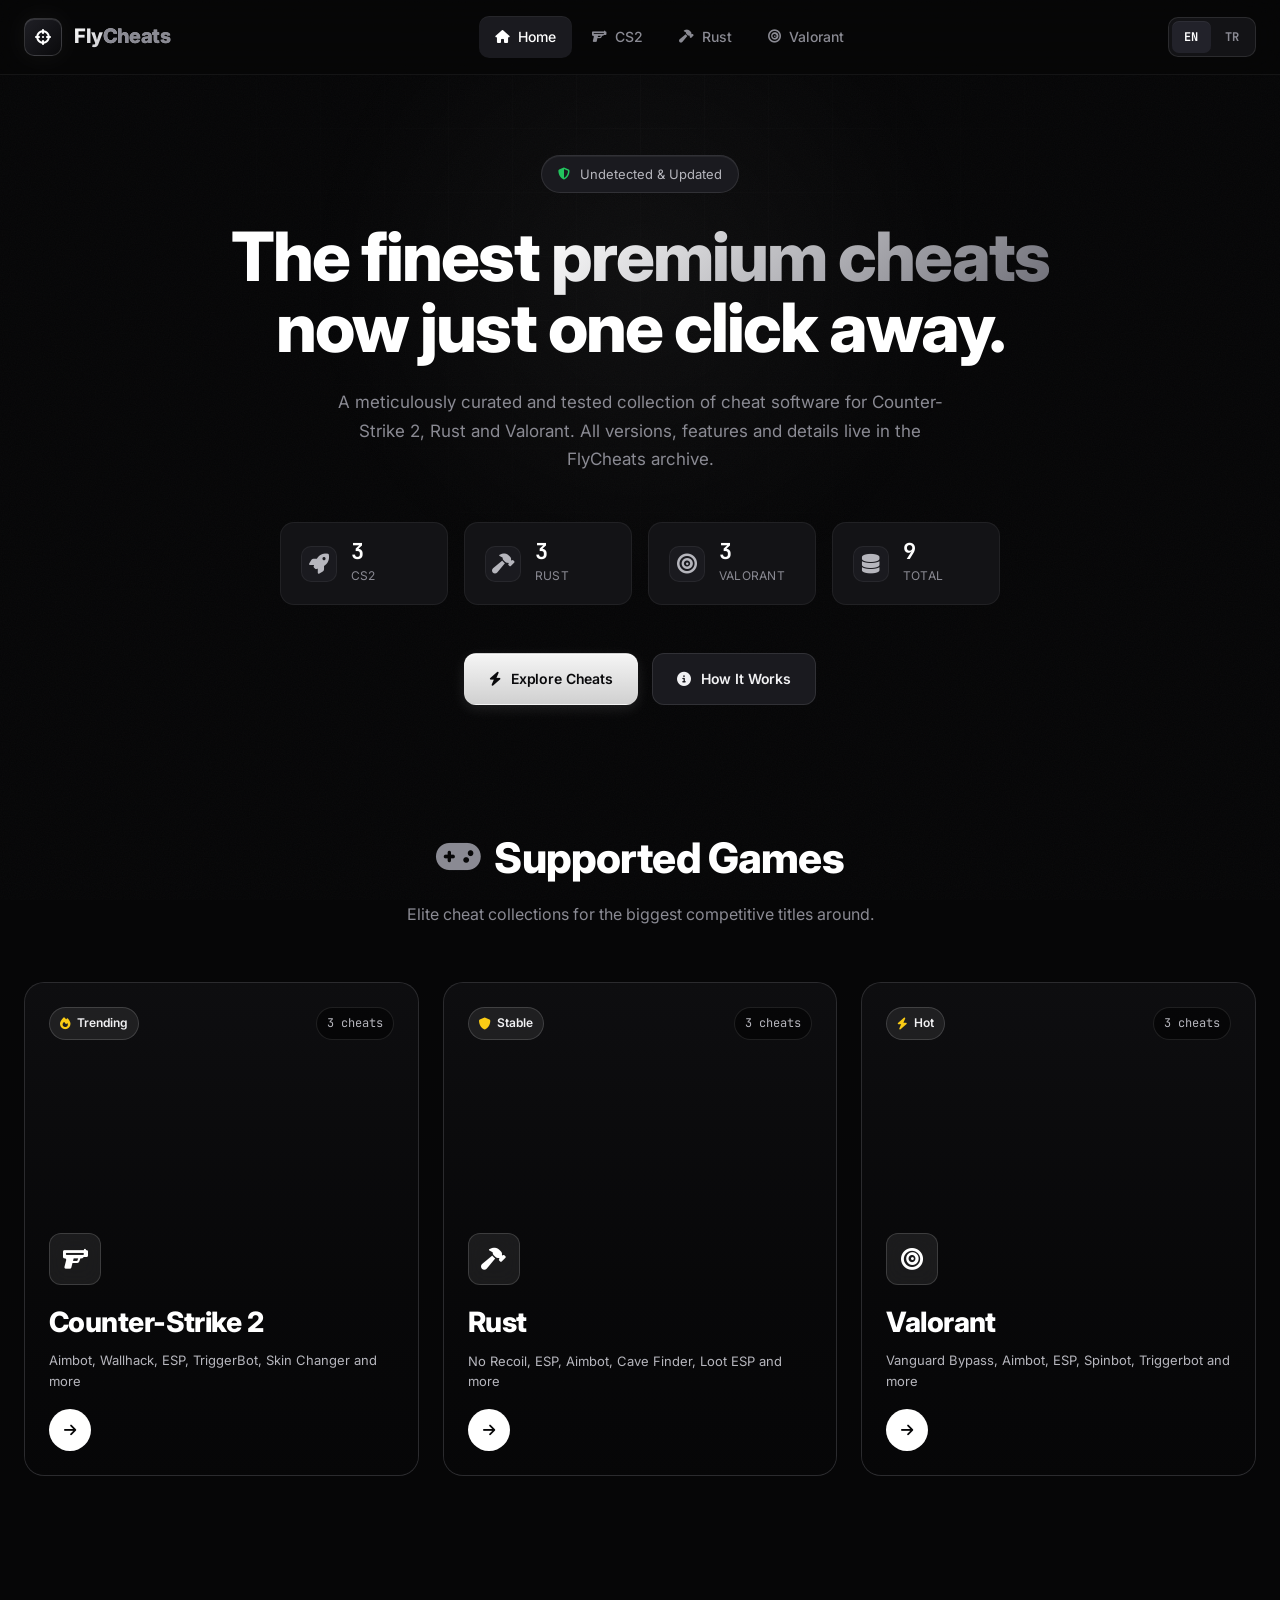
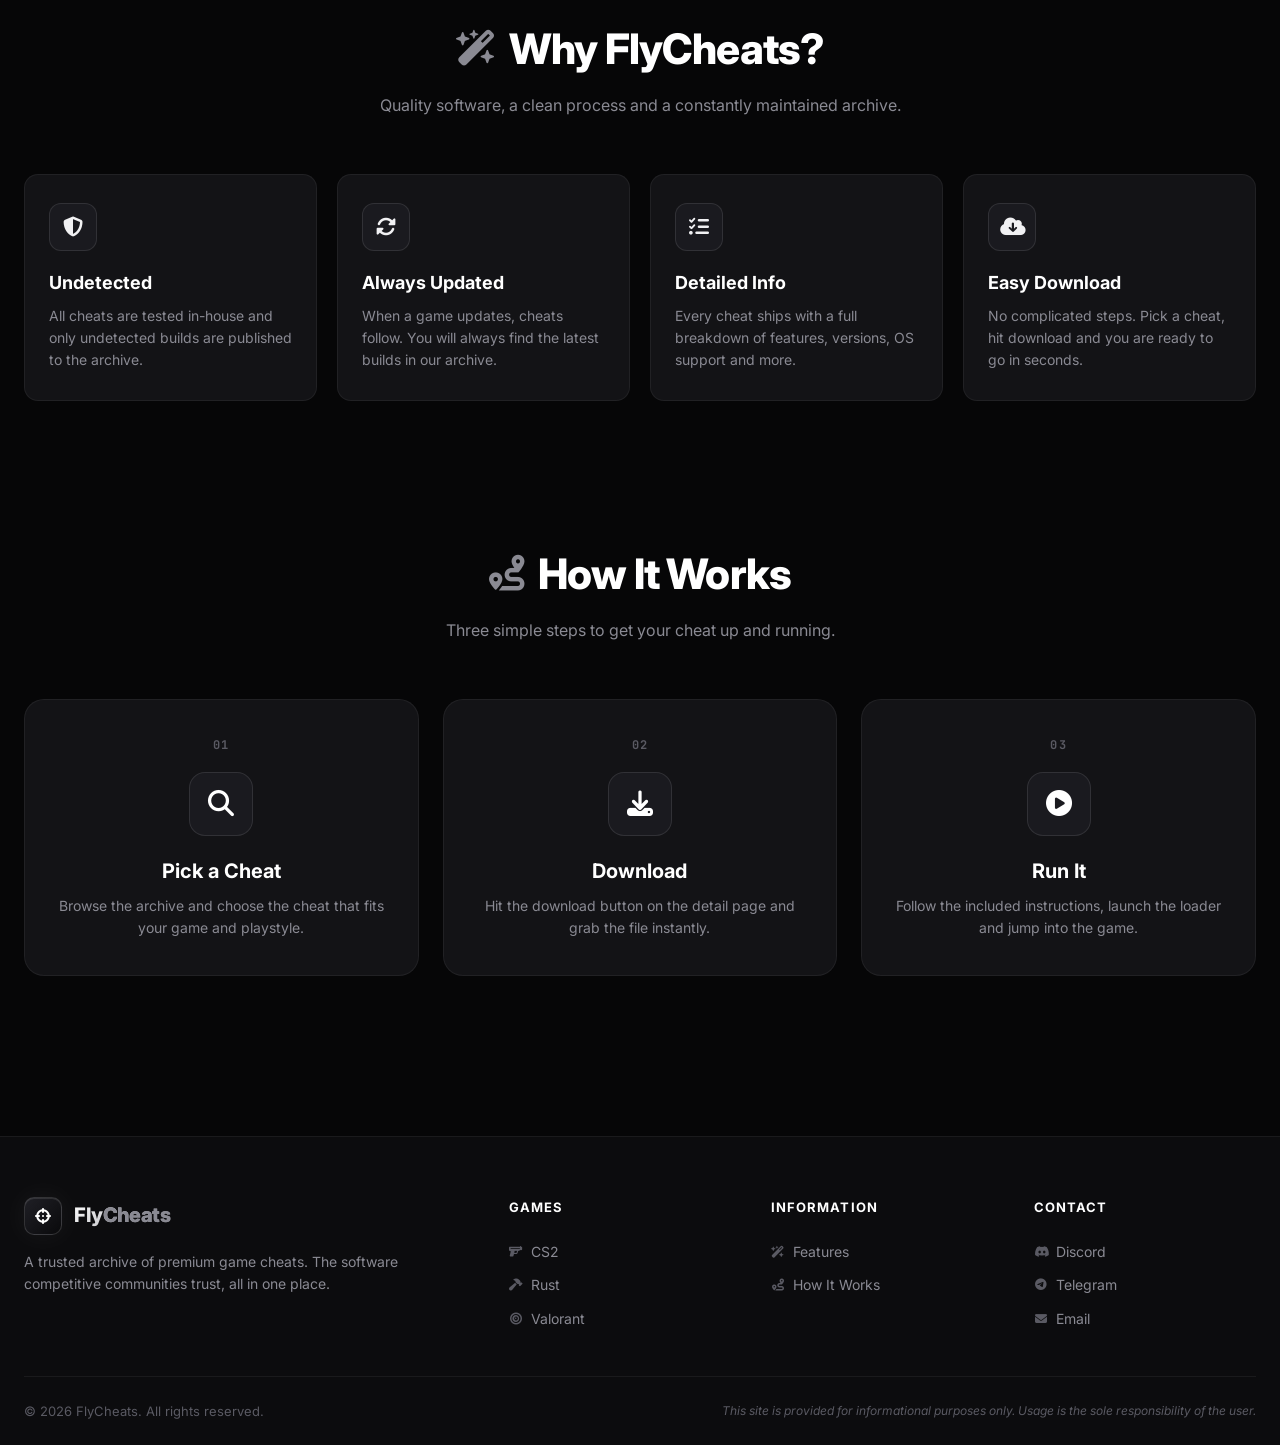
<file: index.html>
<!DOCTYPE html>
<html lang="en">
<head>
  <meta charset="UTF-8" />
  <meta name="viewport" content="width=device-width, initial-scale=1.0" />
  <meta name="description" content="FlyCheats - Premium archive of undetected game cheats for Counter-Strike 2, Rust and Valorant. Hand-picked elite cheats with detailed features, statuses and one-click downloads." />
  <meta name="theme-color" content="#0a0a0a" />
  <meta name="color-scheme" content="dark" />
  <title>FlyCheats - Premium Game Cheats Archive</title>
  <link rel="canonical" href="https://flycheats.org/" />

  <link rel="icon" type="image/svg+xml" href="assets/img/favicon.svg" />
  <link rel="icon" type="image/png" sizes="32x32" href="assets/img/favicon-32.png" />
  <link rel="icon" type="image/png" sizes="192x192" href="assets/img/favicon-192.png" />
  <link rel="apple-touch-icon" sizes="180x180" href="assets/img/apple-touch-icon.png" />
  <link rel="manifest" href="assets/img/site.webmanifest" />

  <meta property="og:type" content="website" />
  <meta property="og:site_name" content="FlyCheats" />
  <meta property="og:title" content="FlyCheats - Premium Game Cheats Archive" />
  <meta property="og:description" content="Hand-picked undetected cheats for Counter-Strike 2, Rust and Valorant. Aimbot, ESP, Wallhack and more - all curated, tested and updated." />
  <meta property="og:image" content="assets/img/og-image.png" />
  <meta property="og:image:secure_url" content="assets/img/og-image.png" />
  <meta property="og:image:type" content="image/png" />
  <meta property="og:image:width" content="1200" />
  <meta property="og:image:height" content="630" />
  <meta property="og:image:alt" content="FlyCheats - Premium Game Cheats" />
  <meta property="og:url" content="https://flycheats.org/" />
  <meta property="og:locale" content="en_US" />
  <meta property="og:locale:alternate" content="tr_TR" />

  <meta name="twitter:card" content="summary_large_image" />
  <meta name="twitter:site" content="@flycheats" />
  <meta name="twitter:domain" content="flycheats.org" />
  <meta name="twitter:title" content="FlyCheats - Premium Game Cheats Archive" />
  <meta name="twitter:description" content="Hand-picked undetected cheats for CS2, Rust and Valorant. Curated, tested and updated." />
  <meta name="twitter:image" content="assets/img/og-image.png" />

  <link rel="stylesheet" href="https://cdnjs.cloudflare.com/ajax/libs/font-awesome/6.5.1/css/all.min.css" />
  <link rel="preconnect" href="https://fonts.googleapis.com" />
  <link rel="preconnect" href="https://fonts.gstatic.com" crossorigin />
  <link href="https://fonts.googleapis.com/css2?family=Inter:wght@400;500;600;700;800&family=JetBrains+Mono:wght@500;700&display=swap" rel="stylesheet" />
  <link rel="stylesheet" href="assets/css/style.css" />
</head>
<body data-page="home">
  <div class="bg-noise"></div>
  <div class="bg-grid"></div>

  <header class="site-header">
    <div class="container header-inner">
      <a href="index.html" class="logo">
        <span class="logo-icon"><i class="fas fa-crosshairs"></i></span>
        <span class="logo-text">Fly<span class="logo-accent">Cheats</span></span>
      </a>
      <nav class="main-nav">
        <a href="index.html" class="nav-link active"><i class="fas fa-house"></i><span data-i18n="nav.home">Home</span></a>
        <a href="cs2.html" class="nav-link"><i class="fas fa-gun"></i><span data-i18n="nav.cs2">CS2</span></a>
        <a href="rust.html" class="nav-link"><i class="fas fa-hammer"></i><span data-i18n="nav.rust">Rust</span></a>
        <a href="valorant.html" class="nav-link"><i class="fas fa-bullseye"></i><span data-i18n="nav.valorant">Valorant</span></a>
      </nav>
      <div class="header-tools">
        <div class="lang-toggle" data-i18n-tooltip="lang.tooltip" data-tooltip-pos="bottom">
          <button type="button" class="lang-btn" data-lang="en">EN</button>
          <button type="button" class="lang-btn" data-lang="tr">TR</button>
        </div>
        <button class="nav-toggle" data-i18n-aria="nav.openMenu" data-i18n-tooltip="nav.openMenu" data-tooltip-pos="bottom">
          <i class="fas fa-bars"></i>
        </button>
      </div>
    </div>
  </header>

  <main>
    <section class="hero">
      <div class="container">
        <div class="hero-inner">
          <div class="hero-badge" data-i18n-tooltip="hero.badge.tooltip">
            <i class="fas fa-shield-halved"></i>
            <span data-i18n="hero.badge">Undetected &amp; Updated</span>
          </div>
          <h1 class="hero-title" data-i18n="hero.title.html">
            The finest <span class="grad-text">premium cheats</span><br />
            now just one click away.
          </h1>
          <p class="hero-desc" data-i18n="hero.desc">
            A meticulously curated and tested collection of cheat software for
            Counter-Strike 2, Rust and Valorant. All versions, features and
            details live in the FlyCheats archive.
          </p>
          <div class="hero-stats">
            <div class="stat" data-i18n-tooltip="hero.stats.cs2.tooltip">
              <i class="fas fa-rocket"></i>
              <div>
                <div class="stat-val" data-count="cs2">0</div>
                <div class="stat-label" data-i18n="hero.stats.cs2">CS2</div>
              </div>
            </div>
            <div class="stat" data-i18n-tooltip="hero.stats.rust.tooltip">
              <i class="fas fa-hammer"></i>
              <div>
                <div class="stat-val" data-count="rust">0</div>
                <div class="stat-label" data-i18n="hero.stats.rust">Rust</div>
              </div>
            </div>
            <div class="stat" data-i18n-tooltip="hero.stats.valorant.tooltip">
              <i class="fas fa-bullseye"></i>
              <div>
                <div class="stat-val" data-count="valorant">0</div>
                <div class="stat-label" data-i18n="hero.stats.valorant">Valorant</div>
              </div>
            </div>
            <div class="stat" data-i18n-tooltip="hero.stats.total.tooltip">
              <i class="fas fa-database"></i>
              <div>
                <div class="stat-val" data-count="total">0</div>
                <div class="stat-label" data-i18n="hero.stats.total">Total</div>
              </div>
            </div>
          </div>
          <div class="hero-cta">
            <a href="#games" class="btn btn-primary">
              <i class="fas fa-bolt"></i> <span data-i18n="hero.cta.explore">Explore Cheats</span>
            </a>
            <a href="#how" class="btn btn-ghost">
              <i class="fas fa-circle-info"></i> <span data-i18n="hero.cta.how">How It Works</span>
            </a>
          </div>
        </div>
      </div>
    </section>

    <section id="games" class="games-section">
      <div class="container">
        <div class="section-head">
          <h2 class="section-title"><i class="fas fa-gamepad"></i> <span data-i18n="games.title">Supported Games</span></h2>
          <p class="section-desc" data-i18n="games.desc">Elite cheat collections for the biggest competitive titles around.</p>
        </div>
        <div class="games-grid">
          <a href="cs2.html" class="game-card" data-game="cs2">
            <div class="game-card-bg" style="background-image: url('https://upload.wikimedia.org/wikipedia/en/f/f2/CS2_Cover_Art.jpg')"></div>
            <div class="game-card-overlay"></div>
            <div class="game-card-inner">
              <div class="game-card-top">
                <span class="game-badge"><i class="fas fa-fire"></i> <span data-i18n="games.cs2.badge">Trending</span></span>
                <span class="game-count" data-count="cs2">0</span>
              </div>
              <div class="game-card-bottom">
                <div class="game-icon"><i class="fas fa-gun"></i></div>
                <h3 class="game-name">Counter-Strike 2</h3>
                <p class="game-sub" data-i18n="games.cs2.sub">Aimbot, Wallhack, ESP, TriggerBot, Skin Changer and more</p>
                <div class="game-arrow"><i class="fas fa-arrow-right"></i></div>
              </div>
            </div>
          </a>

          <a href="rust.html" class="game-card" data-game="rust">
            <div class="game-card-bg" style="background-image: url('https://image.api.playstation.com/vulcan/ap/rnd/202103/1501/enihR6QwSYiWCNl2HdPfV6R6.png')"></div>
            <div class="game-card-overlay"></div>
            <div class="game-card-inner">
              <div class="game-card-top">
                <span class="game-badge"><i class="fas fa-shield"></i> <span data-i18n="games.rust.badge">Stable</span></span>
                <span class="game-count" data-count="rust">0</span>
              </div>
              <div class="game-card-bottom">
                <div class="game-icon"><i class="fas fa-hammer"></i></div>
                <h3 class="game-name">Rust</h3>
                <p class="game-sub" data-i18n="games.rust.sub">No Recoil, ESP, Aimbot, Cave Finder, Loot ESP and more</p>
                <div class="game-arrow"><i class="fas fa-arrow-right"></i></div>
              </div>
            </div>
          </a>

          <a href="valorant.html" class="game-card" data-game="valorant">
            <div class="game-card-bg" style="background-image: url('https://imgix.bustle.com/uploads/image/2020/5/22/fcef818b-c22b-4343-99d1-9f745f710ef8-logoversion_beta_key_art_valorant.jpg')"></div>
            <div class="game-card-overlay"></div>
            <div class="game-card-inner">
              <div class="game-card-top">
                <span class="game-badge"><i class="fas fa-bolt"></i> <span data-i18n="games.valorant.badge">Hot</span></span>
                <span class="game-count" data-count="valorant">0</span>
              </div>
              <div class="game-card-bottom">
                <div class="game-icon"><i class="fas fa-bullseye"></i></div>
                <h3 class="game-name">Valorant</h3>
                <p class="game-sub" data-i18n="games.valorant.sub">Vanguard Bypass, Aimbot, ESP, Spinbot, Triggerbot and more</p>
                <div class="game-arrow"><i class="fas fa-arrow-right"></i></div>
              </div>
            </div>
          </a>
        </div>
      </div>
    </section>

    <section id="features" class="feature-section">
      <div class="container">
        <div class="section-head">
          <h2 class="section-title"><i class="fas fa-wand-magic-sparkles"></i> <span data-i18n="features.title">Why FlyCheats?</span></h2>
          <p class="section-desc" data-i18n="features.desc">Quality software, a clean process and a constantly maintained archive.</p>
        </div>
        <div class="feature-grid">
          <div class="feature-card" data-i18n-tooltip="features.undetected.tooltip">
            <div class="feature-icon"><i class="fas fa-shield-halved"></i></div>
            <h3 data-i18n="features.undetected.title">Undetected</h3>
            <p data-i18n="features.undetected.desc">All cheats are tested in-house and only undetected builds are published to the archive.</p>
          </div>
          <div class="feature-card" data-i18n-tooltip="features.updated.tooltip">
            <div class="feature-icon"><i class="fas fa-rotate"></i></div>
            <h3 data-i18n="features.updated.title">Always Updated</h3>
            <p data-i18n="features.updated.desc">When a game updates, cheats follow. You will always find the latest builds in our archive.</p>
          </div>
          <div class="feature-card" data-i18n-tooltip="features.detail.tooltip">
            <div class="feature-icon"><i class="fas fa-list-check"></i></div>
            <h3 data-i18n="features.detail.title">Detailed Info</h3>
            <p data-i18n="features.detail.desc">Every cheat ships with a full breakdown of features, versions, OS support and more.</p>
          </div>
          <div class="feature-card" data-i18n-tooltip="features.easy.tooltip">
            <div class="feature-icon"><i class="fas fa-cloud-arrow-down"></i></div>
            <h3 data-i18n="features.easy.title">Easy Download</h3>
            <p data-i18n="features.easy.desc">No complicated steps. Pick a cheat, hit download and you are ready to go in seconds.</p>
          </div>
        </div>
      </div>
    </section>

    <section id="how" class="how-section">
      <div class="container">
        <div class="section-head">
          <h2 class="section-title"><i class="fas fa-route"></i> <span data-i18n="how.title">How It Works</span></h2>
          <p class="section-desc" data-i18n="how.desc">Three simple steps to get your cheat up and running.</p>
        </div>
        <div class="steps">
          <div class="step">
            <div class="step-num">01</div>
            <div class="step-icon"><i class="fas fa-magnifying-glass"></i></div>
            <h3 data-i18n="how.step1.title">Pick a Cheat</h3>
            <p data-i18n="how.step1.desc">Browse the archive and choose the cheat that fits your game and playstyle.</p>
          </div>
          <div class="step">
            <div class="step-num">02</div>
            <div class="step-icon"><i class="fas fa-download"></i></div>
            <h3 data-i18n="how.step2.title">Download</h3>
            <p data-i18n="how.step2.desc">Hit the download button on the detail page and grab the file instantly.</p>
          </div>
          <div class="step">
            <div class="step-num">03</div>
            <div class="step-icon"><i class="fas fa-circle-play"></i></div>
            <h3 data-i18n="how.step3.title">Run It</h3>
            <p data-i18n="how.step3.desc">Follow the included instructions, launch the loader and jump into the game.</p>
          </div>
        </div>
      </div>
    </section>
  </main>

  <footer class="site-footer">
    <div class="container">
      <div class="footer-grid">
        <div class="footer-brand">
          <a href="index.html" class="logo">
            <span class="logo-icon"><i class="fas fa-crosshairs"></i></span>
            <span class="logo-text">Fly<span class="logo-accent">Cheats</span></span>
          </a>
          <p data-i18n="footer.brand.desc">A trusted archive of premium game cheats. The software competitive communities trust, all in one place.</p>
        </div>
        <div class="footer-col">
          <h4 data-i18n="footer.games">Games</h4>
          <a href="cs2.html"><i class="fas fa-gun"></i> <span data-i18n="nav.cs2">CS2</span></a>
          <a href="rust.html"><i class="fas fa-hammer"></i> <span data-i18n="nav.rust">Rust</span></a>
          <a href="valorant.html"><i class="fas fa-bullseye"></i> <span data-i18n="nav.valorant">Valorant</span></a>
        </div>
        <div class="footer-col">
          <h4 data-i18n="footer.info">Information</h4>
          <a href="index.html#features"><i class="fas fa-wand-magic-sparkles"></i> <span data-i18n="footer.features">Features</span></a>
          <a href="index.html#how"><i class="fas fa-route"></i> <span data-i18n="footer.how">How It Works</span></a>
        </div>
        <div class="footer-col">
          <h4 data-i18n="footer.contact">Contact</h4>
          <a href="#"><i class="fab fa-discord"></i> Discord</a>
          <a href="#"><i class="fab fa-telegram"></i> Telegram</a>
          <a href="#"><i class="fas fa-envelope"></i> Email</a>
        </div>
      </div>
      <div class="footer-bottom">
        <p data-i18n="footer.copyright">© 2026 FlyCheats. All rights reserved.</p>
        <p class="legal-note" data-i18n="footer.legal">This site is provided for informational purposes only. Usage is the sole responsibility of the user.</p>
      </div>
    </div>
  </footer>

  <div class="toast-container" id="toastContainer"></div>

  <script src="assets/js/i18n.js"></script>
  <script src="assets/js/data.js"></script>
  <script src="assets/js/app.js"></script>
</body>
</html>
</file>
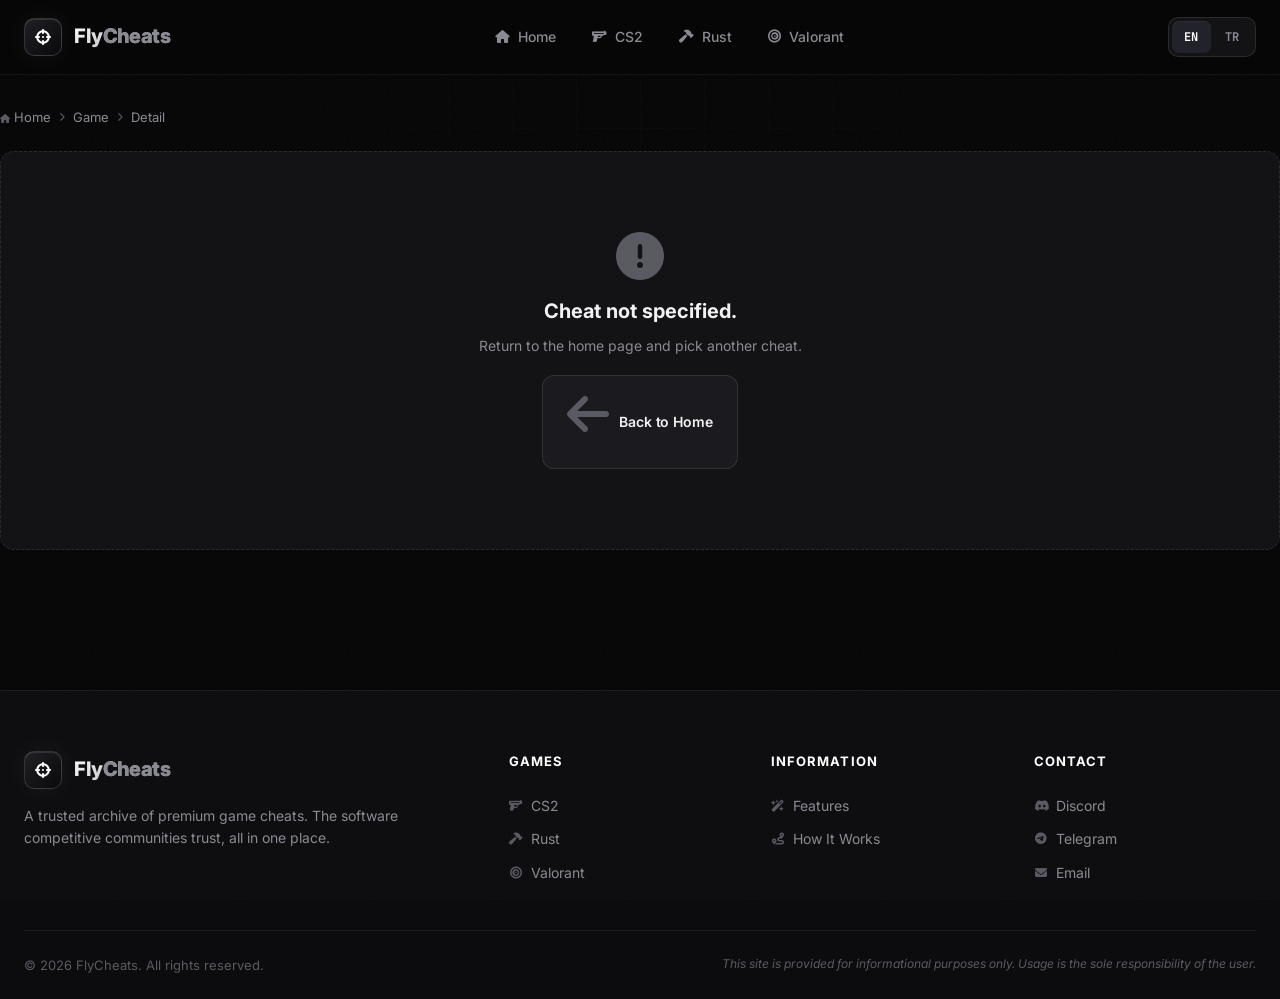
<file: cheat.html>
<!DOCTYPE html>
<html lang="en">
<head>
  <meta charset="UTF-8" />
  <meta name="viewport" content="width=device-width, initial-scale=1.0" />
  <meta name="description" content="Cheat detail - FlyCheats" />
  <meta name="theme-color" content="#0a0a0a" />
  <meta name="color-scheme" content="dark" />
  <title>Cheat Detail - FlyCheats</title>

  <link rel="icon" type="image/svg+xml" href="assets/img/favicon.svg" />
  <link rel="icon" type="image/png" sizes="32x32" href="assets/img/favicon-32.png" />
  <link rel="icon" type="image/png" sizes="192x192" href="assets/img/favicon-192.png" />
  <link rel="apple-touch-icon" sizes="180x180" href="assets/img/apple-touch-icon.png" />
  <link rel="manifest" href="assets/img/site.webmanifest" />

  <meta property="og:type" content="article" />
  <meta property="og:site_name" content="FlyCheats" />
  <meta property="og:title" content="Cheat Detail - FlyCheats" />
  <meta property="og:description" content="Premium game cheat from the FlyCheats archive." />
  <meta property="og:image" content="assets/img/og-image.png" />
  <meta property="og:image:width" content="1200" />
  <meta property="og:image:height" content="630" />
  <meta property="og:url" content="https://flycheats.org/cheat.html" />
  <meta property="og:locale" content="en_US" />
  <meta property="og:locale:alternate" content="tr_TR" />

  <meta name="twitter:card" content="summary_large_image" />
  <meta name="twitter:site" content="@flycheats" />
  <meta name="twitter:domain" content="flycheats.org" />
  <meta name="twitter:title" content="Cheat Detail - FlyCheats" />
  <meta name="twitter:description" content="Premium game cheat from the FlyCheats archive." />
  <meta name="twitter:image" content="assets/img/og-image.png" />

  <link rel="stylesheet" href="https://cdnjs.cloudflare.com/ajax/libs/font-awesome/6.5.1/css/all.min.css" />
  <link rel="preconnect" href="https://fonts.googleapis.com" />
  <link rel="preconnect" href="https://fonts.gstatic.com" crossorigin />
  <link href="https://fonts.googleapis.com/css2?family=Inter:wght@400;500;600;700;800&family=JetBrains+Mono:wght@500;700&display=swap" rel="stylesheet" />
  <link rel="stylesheet" href="assets/css/style.css" />
</head>
<body data-page="detail">
  <div class="bg-noise"></div>
  <div class="bg-grid"></div>

  <header class="site-header">
    <div class="container header-inner">
      <a href="index.html" class="logo">
        <span class="logo-icon"><i class="fas fa-crosshairs"></i></span>
        <span class="logo-text">Fly<span class="logo-accent">Cheats</span></span>
      </a>
      <nav class="main-nav">
        <a href="index.html" class="nav-link"><i class="fas fa-house"></i><span data-i18n="nav.home">Home</span></a>
        <a href="cs2.html" class="nav-link" data-nav="cs2"><i class="fas fa-gun"></i><span data-i18n="nav.cs2">CS2</span></a>
        <a href="rust.html" class="nav-link" data-nav="rust"><i class="fas fa-hammer"></i><span data-i18n="nav.rust">Rust</span></a>
        <a href="valorant.html" class="nav-link" data-nav="valorant"><i class="fas fa-bullseye"></i><span data-i18n="nav.valorant">Valorant</span></a>
      </nav>
      <div class="header-tools">
        <div class="lang-toggle" data-i18n-tooltip="lang.tooltip" data-tooltip-pos="bottom">
          <button type="button" class="lang-btn" data-lang="en">EN</button>
          <button type="button" class="lang-btn" data-lang="tr">TR</button>
        </div>
        <button class="nav-toggle" data-i18n-aria="nav.openMenu" data-i18n-tooltip="nav.openMenu" data-tooltip-pos="bottom">
          <i class="fas fa-bars"></i>
        </button>
      </div>
    </div>
  </header>

  <main>
    <div class="container detail-wrap">
      <nav class="breadcrumb" id="breadcrumb">
        <a href="index.html"><i class="fas fa-house"></i> <span data-i18n="breadcrumb.home">Home</span></a>
        <i class="fas fa-chevron-right"></i>
        <a href="#" id="bcGame">Game</a>
        <i class="fas fa-chevron-right"></i>
        <span id="bcTitle">Detail</span>
      </nav>

      <div class="detail-grid" id="detailGrid"></div>
    </div>
  </main>

  <footer class="site-footer">
    <div class="container">
      <div class="footer-grid">
        <div class="footer-brand">
          <a href="index.html" class="logo">
            <span class="logo-icon"><i class="fas fa-crosshairs"></i></span>
            <span class="logo-text">Fly<span class="logo-accent">Cheats</span></span>
          </a>
          <p data-i18n="footer.brand.desc">A trusted archive of premium game cheats. The software competitive communities trust, all in one place.</p>
        </div>
        <div class="footer-col">
          <h4 data-i18n="footer.games">Games</h4>
          <a href="cs2.html"><i class="fas fa-gun"></i> <span data-i18n="nav.cs2">CS2</span></a>
          <a href="rust.html"><i class="fas fa-hammer"></i> <span data-i18n="nav.rust">Rust</span></a>
          <a href="valorant.html"><i class="fas fa-bullseye"></i> <span data-i18n="nav.valorant">Valorant</span></a>
        </div>
        <div class="footer-col">
          <h4 data-i18n="footer.info">Information</h4>
          <a href="index.html#features"><i class="fas fa-wand-magic-sparkles"></i> <span data-i18n="footer.features">Features</span></a>
          <a href="index.html#how"><i class="fas fa-route"></i> <span data-i18n="footer.how">How It Works</span></a>
        </div>
        <div class="footer-col">
          <h4 data-i18n="footer.contact">Contact</h4>
          <a href="#"><i class="fab fa-discord"></i> Discord</a>
          <a href="#"><i class="fab fa-telegram"></i> Telegram</a>
          <a href="#"><i class="fas fa-envelope"></i> Email</a>
        </div>
      </div>
      <div class="footer-bottom">
        <p data-i18n="footer.copyright">© 2026 FlyCheats. All rights reserved.</p>
        <p class="legal-note" data-i18n="footer.legal">This site is provided for informational purposes only. Usage is the sole responsibility of the user.</p>
      </div>
    </div>
  </footer>

  <div class="toast-container" id="toastContainer"></div>

  <script src="assets/js/i18n.js"></script>
  <script src="assets/js/data.js"></script>
  <script src="assets/js/app.js"></script>
</body>
</html>
</file>
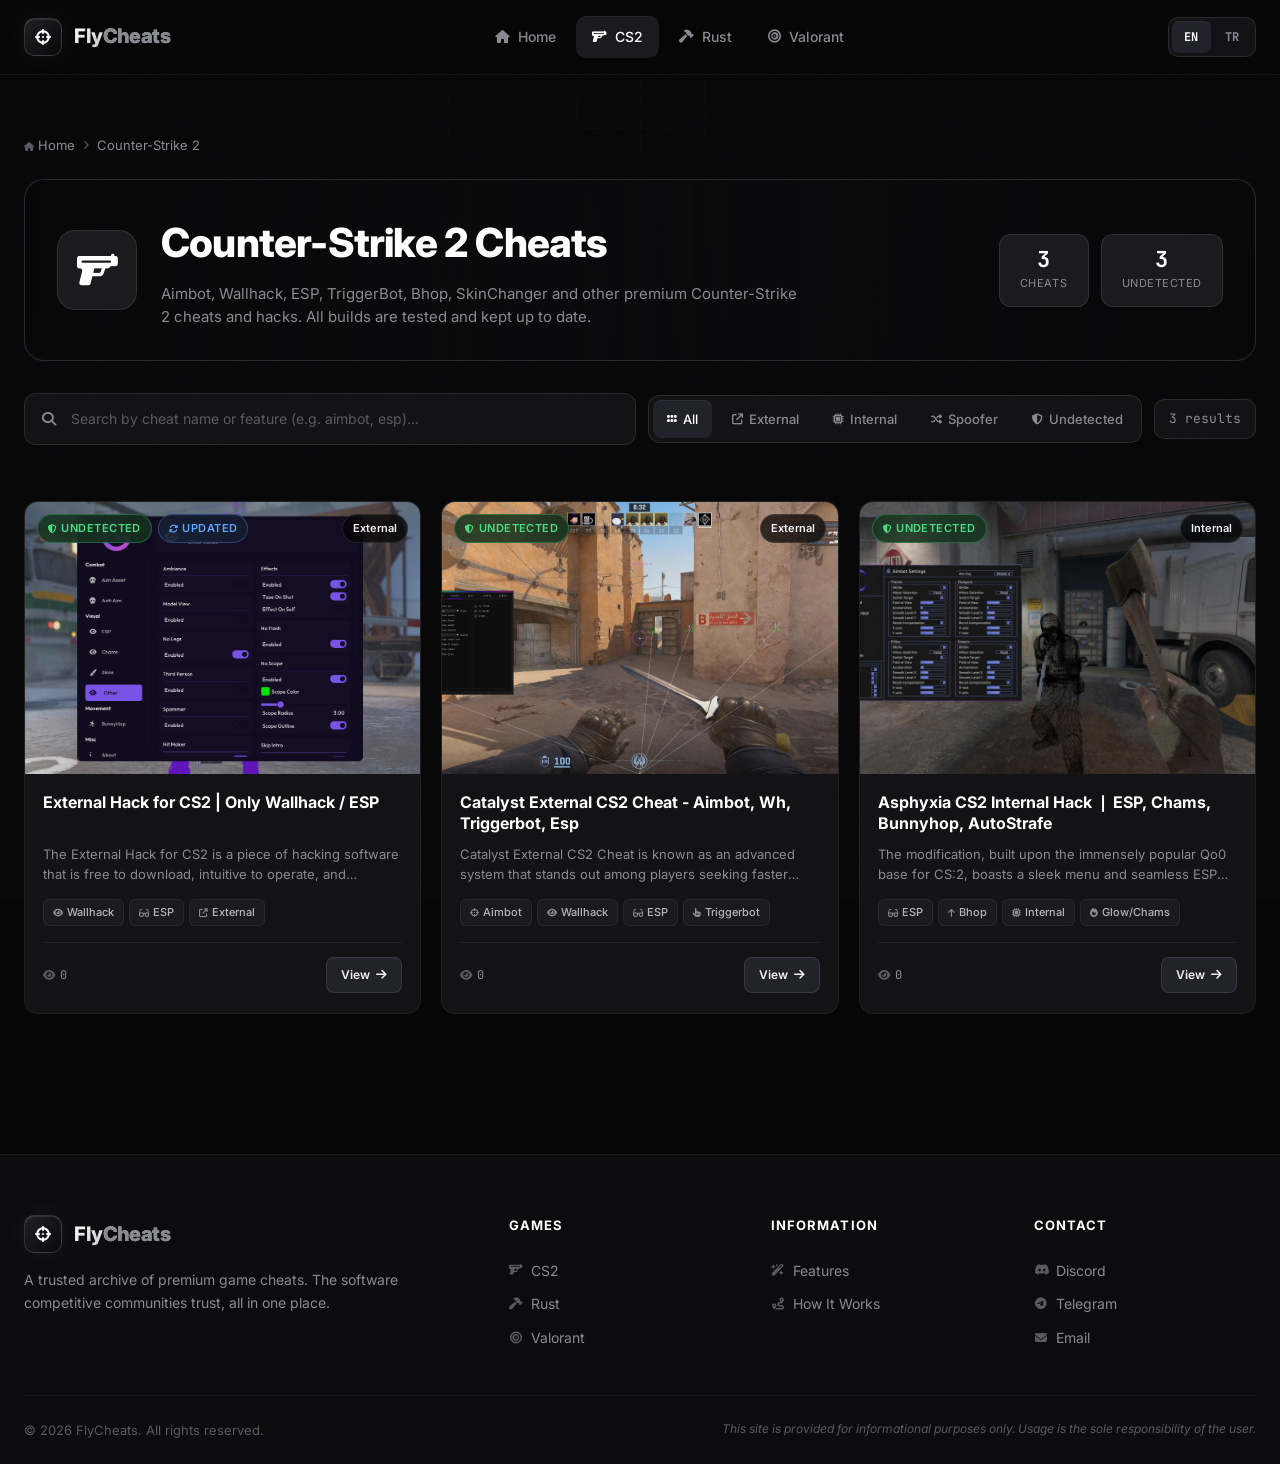
<file: cs2.html>
<!DOCTYPE html>
<html lang="en">
<head>
  <meta charset="UTF-8" />
  <meta name="viewport" content="width=device-width, initial-scale=1.0" />
  <meta name="description" content="Counter-Strike 2 cheats archive - undetected aimbots, wallhacks, ESP, triggerbots, skin changers and more. Hand-picked premium CS2 cheats on FlyCheats." />
  <meta name="theme-color" content="#0a0a0a" />
  <meta name="color-scheme" content="dark" />
  <title>Counter-Strike 2 Cheats - FlyCheats</title>
  <link rel="canonical" href="https://flycheats.org/cs2.html" />

  <link rel="icon" type="image/svg+xml" href="assets/img/favicon.svg" />
  <link rel="icon" type="image/png" sizes="32x32" href="assets/img/favicon-32.png" />
  <link rel="icon" type="image/png" sizes="192x192" href="assets/img/favicon-192.png" />
  <link rel="apple-touch-icon" sizes="180x180" href="assets/img/apple-touch-icon.png" />
  <link rel="manifest" href="assets/img/site.webmanifest" />

  <meta property="og:type" content="website" />
  <meta property="og:site_name" content="FlyCheats" />
  <meta property="og:title" content="Counter-Strike 2 Cheats - FlyCheats" />
  <meta property="og:description" content="Hand-picked undetected CS2 cheats: aimbot, wallhack, ESP, triggerbot, skin changer and more. Curated, tested and updated." />
  <meta property="og:image" content="https://upload.wikimedia.org/wikipedia/en/f/f2/CS2_Cover_Art.jpg" />
  <meta property="og:image:alt" content="Counter-Strike 2" />
  <meta property="og:url" content="https://flycheats.org/cs2.html" />
  <meta property="og:locale" content="en_US" />
  <meta property="og:locale:alternate" content="tr_TR" />

  <meta name="twitter:card" content="summary_large_image" />
  <meta name="twitter:site" content="@flycheats" />
  <meta name="twitter:domain" content="flycheats.org" />
  <meta name="twitter:title" content="Counter-Strike 2 Cheats - FlyCheats" />
  <meta name="twitter:description" content="Hand-picked undetected CS2 cheats. Aimbot, ESP, Wallhack and more." />
  <meta name="twitter:image" content="https://upload.wikimedia.org/wikipedia/en/f/f2/CS2_Cover_Art.jpg" />

  <link rel="stylesheet" href="https://cdnjs.cloudflare.com/ajax/libs/font-awesome/6.5.1/css/all.min.css" />
  <link rel="preconnect" href="https://fonts.googleapis.com" />
  <link rel="preconnect" href="https://fonts.gstatic.com" crossorigin />
  <link href="https://fonts.googleapis.com/css2?family=Inter:wght@400;500;600;700;800&family=JetBrains+Mono:wght@500;700&display=swap" rel="stylesheet" />
  <link rel="stylesheet" href="assets/css/style.css" />
</head>
<body data-page="listing" data-game="cs2">
  <div class="bg-noise"></div>
  <div class="bg-grid"></div>

  <header class="site-header">
    <div class="container header-inner">
      <a href="index.html" class="logo">
        <span class="logo-icon"><i class="fas fa-crosshairs"></i></span>
        <span class="logo-text">Fly<span class="logo-accent">Cheats</span></span>
      </a>
      <nav class="main-nav">
        <a href="index.html" class="nav-link"><i class="fas fa-house"></i><span data-i18n="nav.home">Home</span></a>
        <a href="cs2.html" class="nav-link active"><i class="fas fa-gun"></i><span data-i18n="nav.cs2">CS2</span></a>
        <a href="rust.html" class="nav-link"><i class="fas fa-hammer"></i><span data-i18n="nav.rust">Rust</span></a>
        <a href="valorant.html" class="nav-link"><i class="fas fa-bullseye"></i><span data-i18n="nav.valorant">Valorant</span></a>
      </nav>
      <div class="header-tools">
        <div class="lang-toggle" data-i18n-tooltip="lang.tooltip" data-tooltip-pos="bottom">
          <button type="button" class="lang-btn" data-lang="en">EN</button>
          <button type="button" class="lang-btn" data-lang="tr">TR</button>
        </div>
        <button class="nav-toggle" data-i18n-aria="nav.openMenu" data-i18n-tooltip="nav.openMenu" data-tooltip-pos="bottom">
          <i class="fas fa-bars"></i>
        </button>
      </div>
    </div>
  </header>

  <main>
    <section class="page-header">
      <div class="container">
        <nav class="breadcrumb">
          <a href="index.html"><i class="fas fa-house"></i> <span data-i18n="breadcrumb.home">Home</span></a>
          <i class="fas fa-chevron-right"></i>
          <span>Counter-Strike 2</span>
        </nav>
        <div class="page-hero" style="--cover: url('https://upload.wikimedia.org/wikipedia/en/f/f2/CS2_Cover_Art.jpg');">
          <div class="page-hero-icon"><i class="fas fa-gun"></i></div>
          <div class="page-hero-text">
            <h1 data-i18n="cs2.title">Counter-Strike 2 Cheats</h1>
            <p data-i18n="cs2.desc">Aimbot, Wallhack, ESP, TriggerBot, Bhop, SkinChanger and other premium Counter-Strike 2 cheats and hacks. All builds are tested and kept up to date.</p>
          </div>
          <div class="page-hero-meta">
            <div class="page-meta-stat" data-i18n-tooltip="listing.stats.total.tooltip">
              <div class="page-meta-val" id="totalCount">0</div>
              <div class="page-meta-label" data-i18n="listing.stats.cheats">Cheats</div>
            </div>
            <div class="page-meta-stat" data-i18n-tooltip="listing.stats.undetected.tooltip">
              <div class="page-meta-val" id="undetectedCount">0</div>
              <div class="page-meta-label" data-i18n="listing.stats.undetected">Undetected</div>
            </div>
          </div>
        </div>

        <div class="toolbar">
          <div class="search">
            <i class="fas fa-magnifying-glass search-icon"></i>
            <input type="text" id="searchInput" class="search-input" data-i18n-placeholder="cs2.search" placeholder="Search by cheat name or feature (e.g. aimbot, esp)..." />
          </div>
          <div class="filter-group" id="filterGroup">
            <button class="filter-btn active" data-filter="all" data-i18n-tooltip="listing.filter.all.tooltip"><i class="fas fa-grip"></i> <span data-i18n="listing.filter.all">All</span></button>
            <button class="filter-btn" data-filter="External" data-i18n-tooltip="listing.filter.external.tooltip"><i class="fas fa-arrow-up-right-from-square"></i> <span data-i18n="listing.filter.external">External</span></button>
            <button class="filter-btn" data-filter="Internal" data-i18n-tooltip="listing.filter.internal.tooltip"><i class="fas fa-microchip"></i> <span data-i18n="listing.filter.internal">Internal</span></button>
            <button class="filter-btn" data-filter="Spoofer" data-i18n-tooltip="listing.filter.spoofer.tooltip"><i class="fas fa-shuffle"></i> <span data-i18n="listing.filter.spoofer">Spoofer</span></button>
            <button class="filter-btn" data-filter="undetected" data-i18n-tooltip="listing.filter.undetected.tooltip"><i class="fas fa-shield-halved"></i> <span data-i18n="listing.filter.undetected">Undetected</span></button>
          </div>
          <div class="results-count" id="resultsCount">0 results</div>
        </div>
      </div>
    </section>

    <section class="cheats-section">
      <div class="container">
        <div class="cheats-grid" id="cheatsGrid"></div>
      </div>
    </section>
  </main>

  <footer class="site-footer">
    <div class="container">
      <div class="footer-grid">
        <div class="footer-brand">
          <a href="index.html" class="logo">
            <span class="logo-icon"><i class="fas fa-crosshairs"></i></span>
            <span class="logo-text">Fly<span class="logo-accent">Cheats</span></span>
          </a>
          <p data-i18n="footer.brand.desc">A trusted archive of premium game cheats. The software competitive communities trust, all in one place.</p>
        </div>
        <div class="footer-col">
          <h4 data-i18n="footer.games">Games</h4>
          <a href="cs2.html"><i class="fas fa-gun"></i> <span data-i18n="nav.cs2">CS2</span></a>
          <a href="rust.html"><i class="fas fa-hammer"></i> <span data-i18n="nav.rust">Rust</span></a>
          <a href="valorant.html"><i class="fas fa-bullseye"></i> <span data-i18n="nav.valorant">Valorant</span></a>
        </div>
        <div class="footer-col">
          <h4 data-i18n="footer.info">Information</h4>
          <a href="index.html#features"><i class="fas fa-wand-magic-sparkles"></i> <span data-i18n="footer.features">Features</span></a>
          <a href="index.html#how"><i class="fas fa-route"></i> <span data-i18n="footer.how">How It Works</span></a>
        </div>
        <div class="footer-col">
          <h4 data-i18n="footer.contact">Contact</h4>
          <a href="#"><i class="fab fa-discord"></i> Discord</a>
          <a href="#"><i class="fab fa-telegram"></i> Telegram</a>
          <a href="#"><i class="fas fa-envelope"></i> Email</a>
        </div>
      </div>
      <div class="footer-bottom">
        <p data-i18n="footer.copyright">© 2026 FlyCheats. All rights reserved.</p>
        <p class="legal-note" data-i18n="footer.legal">This site is provided for informational purposes only. Usage is the sole responsibility of the user.</p>
      </div>
    </div>
  </footer>

  <div class="toast-container" id="toastContainer"></div>

  <script src="assets/js/i18n.js"></script>
  <script src="assets/js/data.js"></script>
  <script src="assets/js/app.js"></script>
</body>
</html>
</file>
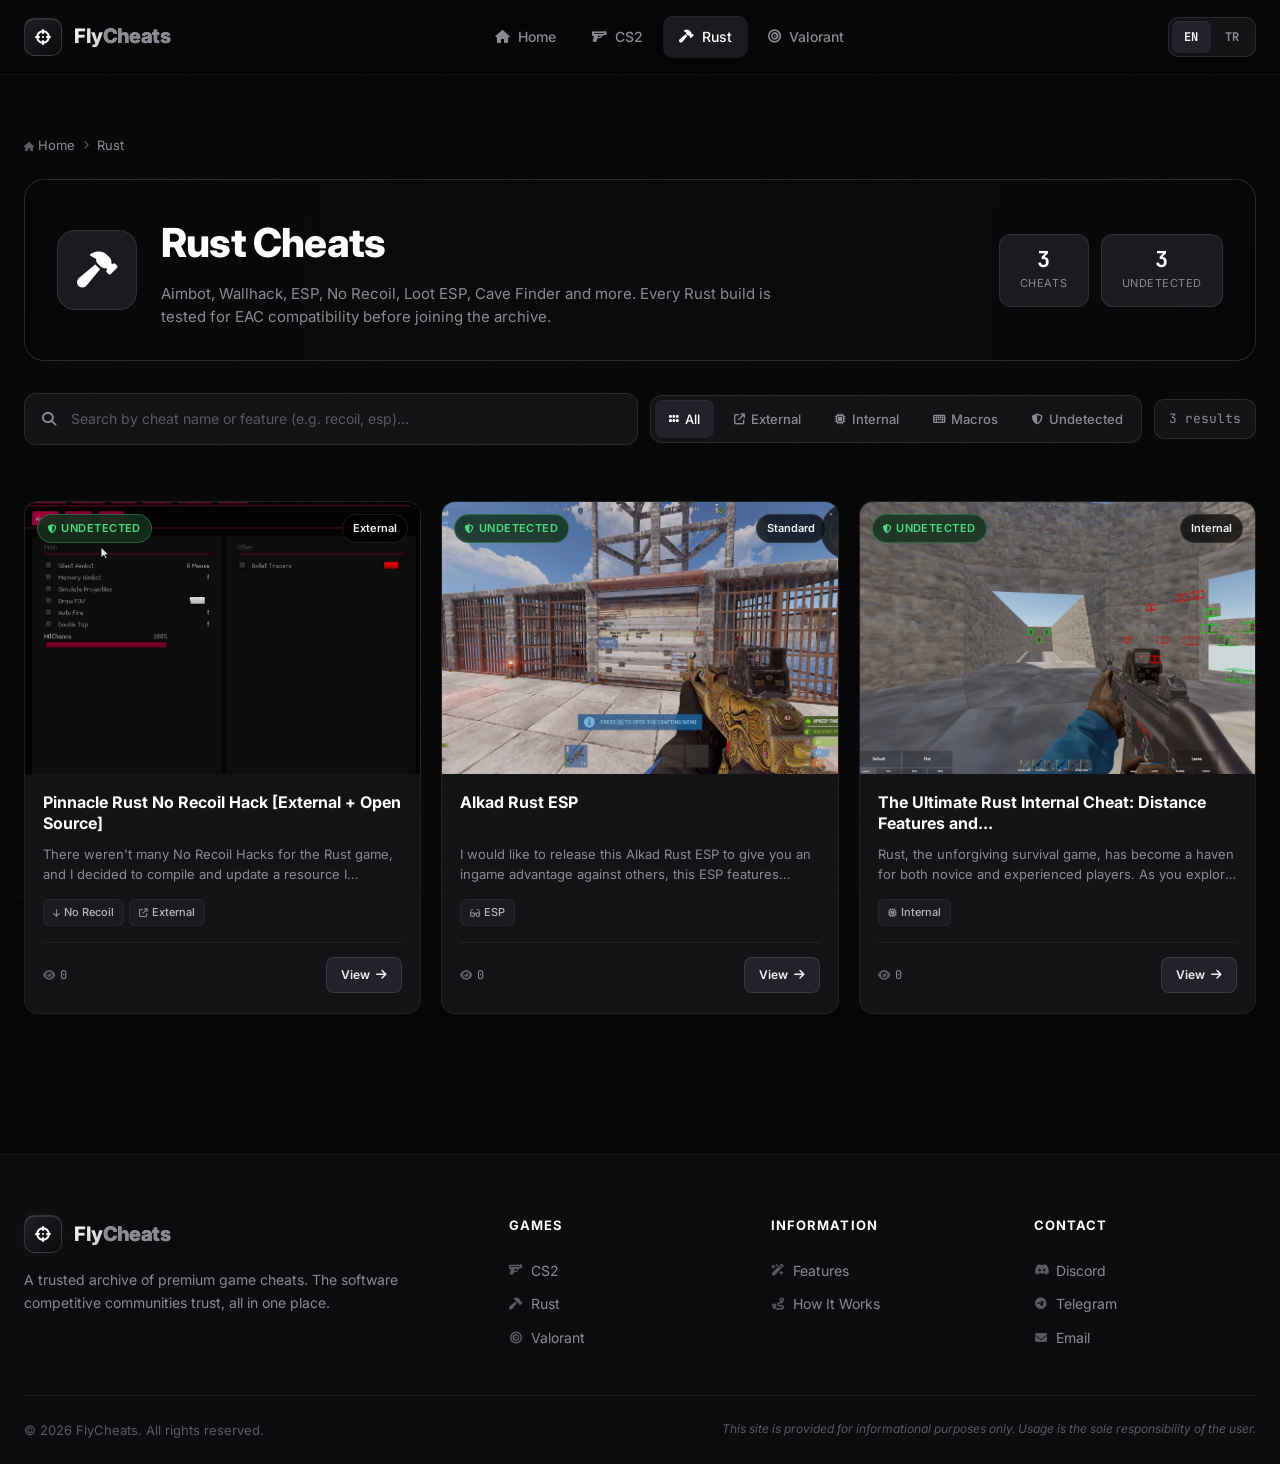
<file: rust.html>
<!DOCTYPE html>
<html lang="en">
<head>
  <meta charset="UTF-8" />
  <meta name="viewport" content="width=device-width, initial-scale=1.0" />
  <meta name="description" content="Rust cheats archive - undetected aimbots, no recoil, ESP, loot finders, cave finders and more. Tested Rust builds on FlyCheats." />
  <meta name="theme-color" content="#0a0a0a" />
  <meta name="color-scheme" content="dark" />
  <title>Rust Cheats - FlyCheats</title>
  <link rel="canonical" href="https://flycheats.org/rust.html" />

  <link rel="icon" type="image/svg+xml" href="assets/img/favicon.svg" />
  <link rel="icon" type="image/png" sizes="32x32" href="assets/img/favicon-32.png" />
  <link rel="icon" type="image/png" sizes="192x192" href="assets/img/favicon-192.png" />
  <link rel="apple-touch-icon" sizes="180x180" href="assets/img/apple-touch-icon.png" />
  <link rel="manifest" href="assets/img/site.webmanifest" />

  <meta property="og:type" content="website" />
  <meta property="og:site_name" content="FlyCheats" />
  <meta property="og:title" content="Rust Cheats - FlyCheats" />
  <meta property="og:description" content="Undetected Rust cheats: aimbot, no recoil, ESP, loot finder, cave finder and more. All EAC-tested." />
  <meta property="og:image" content="https://image.api.playstation.com/vulcan/ap/rnd/202103/1501/enihR6QwSYiWCNl2HdPfV6R6.png" />
  <meta property="og:image:alt" content="Rust" />
  <meta property="og:url" content="https://flycheats.org/rust.html" />
  <meta property="og:locale" content="en_US" />
  <meta property="og:locale:alternate" content="tr_TR" />

  <meta name="twitter:card" content="summary_large_image" />
  <meta name="twitter:site" content="@flycheats" />
  <meta name="twitter:domain" content="flycheats.org" />
  <meta name="twitter:title" content="Rust Cheats - FlyCheats" />
  <meta name="twitter:description" content="Undetected Rust cheats: aimbot, no recoil, ESP, loot finder and more." />
  <meta name="twitter:image" content="https://image.api.playstation.com/vulcan/ap/rnd/202103/1501/enihR6QwSYiWCNl2HdPfV6R6.png" />

  <link rel="stylesheet" href="https://cdnjs.cloudflare.com/ajax/libs/font-awesome/6.5.1/css/all.min.css" />
  <link rel="preconnect" href="https://fonts.googleapis.com" />
  <link rel="preconnect" href="https://fonts.gstatic.com" crossorigin />
  <link href="https://fonts.googleapis.com/css2?family=Inter:wght@400;500;600;700;800&family=JetBrains+Mono:wght@500;700&display=swap" rel="stylesheet" />
  <link rel="stylesheet" href="assets/css/style.css" />
</head>
<body data-page="listing" data-game="rust">
  <div class="bg-noise"></div>
  <div class="bg-grid"></div>

  <header class="site-header">
    <div class="container header-inner">
      <a href="index.html" class="logo">
        <span class="logo-icon"><i class="fas fa-crosshairs"></i></span>
        <span class="logo-text">Fly<span class="logo-accent">Cheats</span></span>
      </a>
      <nav class="main-nav">
        <a href="index.html" class="nav-link"><i class="fas fa-house"></i><span data-i18n="nav.home">Home</span></a>
        <a href="cs2.html" class="nav-link"><i class="fas fa-gun"></i><span data-i18n="nav.cs2">CS2</span></a>
        <a href="rust.html" class="nav-link active"><i class="fas fa-hammer"></i><span data-i18n="nav.rust">Rust</span></a>
        <a href="valorant.html" class="nav-link"><i class="fas fa-bullseye"></i><span data-i18n="nav.valorant">Valorant</span></a>
      </nav>
      <div class="header-tools">
        <div class="lang-toggle" data-i18n-tooltip="lang.tooltip" data-tooltip-pos="bottom">
          <button type="button" class="lang-btn" data-lang="en">EN</button>
          <button type="button" class="lang-btn" data-lang="tr">TR</button>
        </div>
        <button class="nav-toggle" data-i18n-aria="nav.openMenu" data-i18n-tooltip="nav.openMenu" data-tooltip-pos="bottom">
          <i class="fas fa-bars"></i>
        </button>
      </div>
    </div>
  </header>

  <main>
    <section class="page-header">
      <div class="container">
        <nav class="breadcrumb">
          <a href="index.html"><i class="fas fa-house"></i> <span data-i18n="breadcrumb.home">Home</span></a>
          <i class="fas fa-chevron-right"></i>
          <span>Rust</span>
        </nav>
        <div class="page-hero" style="--cover: url('https://image.api.playstation.com/vulcan/ap/rnd/202103/1501/enihR6QwSYiWCNl2HdPfV6R6.png');">
          <div class="page-hero-icon"><i class="fas fa-hammer"></i></div>
          <div class="page-hero-text">
            <h1 data-i18n="rust.title">Rust Cheats</h1>
            <p data-i18n="rust.desc">Aimbot, Wallhack, ESP, No Recoil, Loot ESP, Cave Finder and more. Every Rust build is tested for EAC compatibility before joining the archive.</p>
          </div>
          <div class="page-hero-meta">
            <div class="page-meta-stat" data-i18n-tooltip="listing.stats.total.tooltip">
              <div class="page-meta-val" id="totalCount">0</div>
              <div class="page-meta-label" data-i18n="listing.stats.cheats">Cheats</div>
            </div>
            <div class="page-meta-stat" data-i18n-tooltip="listing.stats.undetected.tooltip">
              <div class="page-meta-val" id="undetectedCount">0</div>
              <div class="page-meta-label" data-i18n="listing.stats.undetected">Undetected</div>
            </div>
          </div>
        </div>

        <div class="toolbar">
          <div class="search">
            <i class="fas fa-magnifying-glass search-icon"></i>
            <input type="text" id="searchInput" class="search-input" data-i18n-placeholder="rust.search" placeholder="Search by cheat name or feature (e.g. recoil, esp)..." />
          </div>
          <div class="filter-group" id="filterGroup">
            <button class="filter-btn active" data-filter="all" data-i18n-tooltip="listing.filter.all.tooltip"><i class="fas fa-grip"></i> <span data-i18n="listing.filter.all">All</span></button>
            <button class="filter-btn" data-filter="External" data-i18n-tooltip="listing.filter.external.tooltip"><i class="fas fa-arrow-up-right-from-square"></i> <span data-i18n="listing.filter.external">External</span></button>
            <button class="filter-btn" data-filter="Internal" data-i18n-tooltip="listing.filter.internal.tooltip"><i class="fas fa-microchip"></i> <span data-i18n="listing.filter.internal">Internal</span></button>
            <button class="filter-btn" data-filter="Macro" data-i18n-tooltip="listing.filter.macro.tooltip"><i class="fas fa-keyboard"></i> <span data-i18n="listing.filter.macro">Macros</span></button>
            <button class="filter-btn" data-filter="undetected" data-i18n-tooltip="listing.filter.undetected.tooltip"><i class="fas fa-shield-halved"></i> <span data-i18n="listing.filter.undetected">Undetected</span></button>
          </div>
          <div class="results-count" id="resultsCount">0 results</div>
        </div>
      </div>
    </section>

    <section class="cheats-section">
      <div class="container">
        <div class="cheats-grid" id="cheatsGrid"></div>
      </div>
    </section>
  </main>

  <footer class="site-footer">
    <div class="container">
      <div class="footer-grid">
        <div class="footer-brand">
          <a href="index.html" class="logo">
            <span class="logo-icon"><i class="fas fa-crosshairs"></i></span>
            <span class="logo-text">Fly<span class="logo-accent">Cheats</span></span>
          </a>
          <p data-i18n="footer.brand.desc">A trusted archive of premium game cheats. The software competitive communities trust, all in one place.</p>
        </div>
        <div class="footer-col">
          <h4 data-i18n="footer.games">Games</h4>
          <a href="cs2.html"><i class="fas fa-gun"></i> <span data-i18n="nav.cs2">CS2</span></a>
          <a href="rust.html"><i class="fas fa-hammer"></i> <span data-i18n="nav.rust">Rust</span></a>
          <a href="valorant.html"><i class="fas fa-bullseye"></i> <span data-i18n="nav.valorant">Valorant</span></a>
        </div>
        <div class="footer-col">
          <h4 data-i18n="footer.info">Information</h4>
          <a href="index.html#features"><i class="fas fa-wand-magic-sparkles"></i> <span data-i18n="footer.features">Features</span></a>
          <a href="index.html#how"><i class="fas fa-route"></i> <span data-i18n="footer.how">How It Works</span></a>
        </div>
        <div class="footer-col">
          <h4 data-i18n="footer.contact">Contact</h4>
          <a href="#"><i class="fab fa-discord"></i> Discord</a>
          <a href="#"><i class="fab fa-telegram"></i> Telegram</a>
          <a href="#"><i class="fas fa-envelope"></i> Email</a>
        </div>
      </div>
      <div class="footer-bottom">
        <p data-i18n="footer.copyright">© 2026 FlyCheats. All rights reserved.</p>
        <p class="legal-note" data-i18n="footer.legal">This site is provided for informational purposes only. Usage is the sole responsibility of the user.</p>
      </div>
    </div>
  </footer>

  <div class="toast-container" id="toastContainer"></div>

  <script src="assets/js/i18n.js"></script>
  <script src="assets/js/data.js"></script>
  <script src="assets/js/app.js"></script>
</body>
</html>
</file>
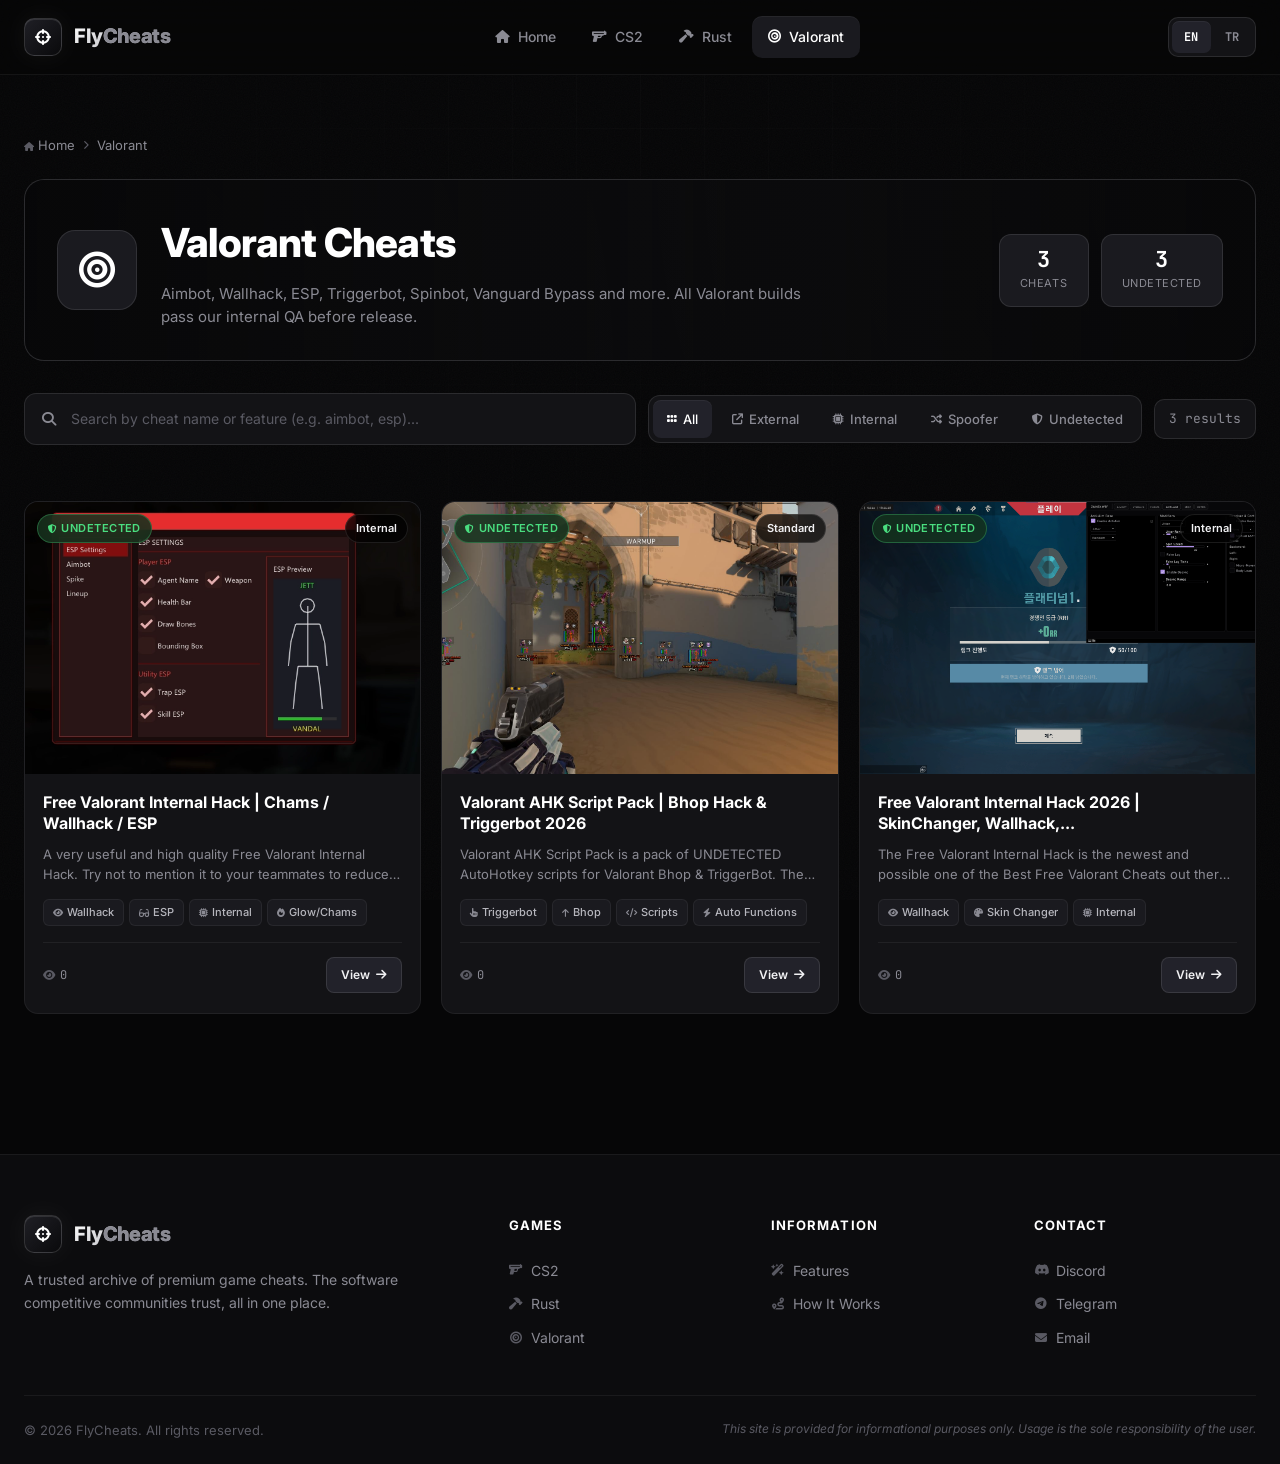
<file: valorant.html>
<!DOCTYPE html>
<html lang="en">
<head>
  <meta charset="UTF-8" />
  <meta name="viewport" content="width=device-width, initial-scale=1.0" />
  <meta name="description" content="Valorant cheats archive - undetected aimbots, ESP, triggerbots, spinbots, Vanguard bypasses and more. Hand-picked premium Valorant cheats on FlyCheats." />
  <meta name="theme-color" content="#0a0a0a" />
  <meta name="color-scheme" content="dark" />
  <title>Valorant Cheats - FlyCheats</title>
  <link rel="canonical" href="https://flycheats.org/valorant.html" />

  <link rel="icon" type="image/svg+xml" href="assets/img/favicon.svg" />
  <link rel="icon" type="image/png" sizes="32x32" href="assets/img/favicon-32.png" />
  <link rel="icon" type="image/png" sizes="192x192" href="assets/img/favicon-192.png" />
  <link rel="apple-touch-icon" sizes="180x180" href="assets/img/apple-touch-icon.png" />
  <link rel="manifest" href="assets/img/site.webmanifest" />

  <meta property="og:type" content="website" />
  <meta property="og:site_name" content="FlyCheats" />
  <meta property="og:title" content="Valorant Cheats - FlyCheats" />
  <meta property="og:description" content="Hand-picked undetected Valorant cheats: aimbot, ESP, triggerbot, spinbot, Vanguard bypass and more." />
  <meta property="og:image" content="https://imgix.bustle.com/uploads/image/2020/5/22/fcef818b-c22b-4343-99d1-9f745f710ef8-logoversion_beta_key_art_valorant.jpg" />
  <meta property="og:image:alt" content="Valorant" />
  <meta property="og:url" content="https://flycheats.org/valorant.html" />
  <meta property="og:locale" content="en_US" />
  <meta property="og:locale:alternate" content="tr_TR" />

  <meta name="twitter:card" content="summary_large_image" />
  <meta name="twitter:site" content="@flycheats" />
  <meta name="twitter:domain" content="flycheats.org" />
  <meta name="twitter:title" content="Valorant Cheats - FlyCheats" />
  <meta name="twitter:description" content="Hand-picked undetected Valorant cheats. Aimbot, ESP, Triggerbot, Vanguard bypass and more." />
  <meta name="twitter:image" content="https://imgix.bustle.com/uploads/image/2020/5/22/fcef818b-c22b-4343-99d1-9f745f710ef8-logoversion_beta_key_art_valorant.jpg" />

  <link rel="stylesheet" href="https://cdnjs.cloudflare.com/ajax/libs/font-awesome/6.5.1/css/all.min.css" />
  <link rel="preconnect" href="https://fonts.googleapis.com" />
  <link rel="preconnect" href="https://fonts.gstatic.com" crossorigin />
  <link href="https://fonts.googleapis.com/css2?family=Inter:wght@400;500;600;700;800&family=JetBrains+Mono:wght@500;700&display=swap" rel="stylesheet" />
  <link rel="stylesheet" href="assets/css/style.css" />
</head>
<body data-page="listing" data-game="valorant">
  <div class="bg-noise"></div>
  <div class="bg-grid"></div>

  <header class="site-header">
    <div class="container header-inner">
      <a href="index.html" class="logo">
        <span class="logo-icon"><i class="fas fa-crosshairs"></i></span>
        <span class="logo-text">Fly<span class="logo-accent">Cheats</span></span>
      </a>
      <nav class="main-nav">
        <a href="index.html" class="nav-link"><i class="fas fa-house"></i><span data-i18n="nav.home">Home</span></a>
        <a href="cs2.html" class="nav-link"><i class="fas fa-gun"></i><span data-i18n="nav.cs2">CS2</span></a>
        <a href="rust.html" class="nav-link"><i class="fas fa-hammer"></i><span data-i18n="nav.rust">Rust</span></a>
        <a href="valorant.html" class="nav-link active"><i class="fas fa-bullseye"></i><span data-i18n="nav.valorant">Valorant</span></a>
      </nav>
      <div class="header-tools">
        <div class="lang-toggle" data-i18n-tooltip="lang.tooltip" data-tooltip-pos="bottom">
          <button type="button" class="lang-btn" data-lang="en">EN</button>
          <button type="button" class="lang-btn" data-lang="tr">TR</button>
        </div>
        <button class="nav-toggle" data-i18n-aria="nav.openMenu" data-i18n-tooltip="nav.openMenu" data-tooltip-pos="bottom">
          <i class="fas fa-bars"></i>
        </button>
      </div>
    </div>
  </header>

  <main>
    <section class="page-header">
      <div class="container">
        <nav class="breadcrumb">
          <a href="index.html"><i class="fas fa-house"></i> <span data-i18n="breadcrumb.home">Home</span></a>
          <i class="fas fa-chevron-right"></i>
          <span>Valorant</span>
        </nav>
        <div class="page-hero" style="--cover: url('https://imgix.bustle.com/uploads/image/2020/5/22/fcef818b-c22b-4343-99d1-9f745f710ef8-logoversion_beta_key_art_valorant.jpg');">
          <div class="page-hero-icon"><i class="fas fa-bullseye"></i></div>
          <div class="page-hero-text">
            <h1 data-i18n="valorant.title">Valorant Cheats</h1>
            <p data-i18n="valorant.desc">Aimbot, Wallhack, ESP, Triggerbot, Spinbot, Vanguard Bypass and more. All Valorant builds pass our internal QA before release.</p>
          </div>
          <div class="page-hero-meta">
            <div class="page-meta-stat" data-i18n-tooltip="listing.stats.total.tooltip">
              <div class="page-meta-val" id="totalCount">0</div>
              <div class="page-meta-label" data-i18n="listing.stats.cheats">Cheats</div>
            </div>
            <div class="page-meta-stat" data-i18n-tooltip="listing.stats.undetected.tooltip">
              <div class="page-meta-val" id="undetectedCount">0</div>
              <div class="page-meta-label" data-i18n="listing.stats.undetected">Undetected</div>
            </div>
          </div>
        </div>

        <div class="toolbar">
          <div class="search">
            <i class="fas fa-magnifying-glass search-icon"></i>
            <input type="text" id="searchInput" class="search-input" data-i18n-placeholder="valorant.search" placeholder="Search by cheat name or feature (e.g. aimbot, esp)..." />
          </div>
          <div class="filter-group" id="filterGroup">
            <button class="filter-btn active" data-filter="all" data-i18n-tooltip="listing.filter.all.tooltip"><i class="fas fa-grip"></i> <span data-i18n="listing.filter.all">All</span></button>
            <button class="filter-btn" data-filter="External" data-i18n-tooltip="listing.filter.external.tooltip"><i class="fas fa-arrow-up-right-from-square"></i> <span data-i18n="listing.filter.external">External</span></button>
            <button class="filter-btn" data-filter="Internal" data-i18n-tooltip="listing.filter.internal.tooltip"><i class="fas fa-microchip"></i> <span data-i18n="listing.filter.internal">Internal</span></button>
            <button class="filter-btn" data-filter="Spoofer" data-i18n-tooltip="listing.filter.spoofer.tooltip"><i class="fas fa-shuffle"></i> <span data-i18n="listing.filter.spoofer">Spoofer</span></button>
            <button class="filter-btn" data-filter="undetected" data-i18n-tooltip="listing.filter.undetected.tooltip"><i class="fas fa-shield-halved"></i> <span data-i18n="listing.filter.undetected">Undetected</span></button>
          </div>
          <div class="results-count" id="resultsCount">0 results</div>
        </div>
      </div>
    </section>

    <section class="cheats-section">
      <div class="container">
        <div class="cheats-grid" id="cheatsGrid"></div>
      </div>
    </section>
  </main>

  <footer class="site-footer">
    <div class="container">
      <div class="footer-grid">
        <div class="footer-brand">
          <a href="index.html" class="logo">
            <span class="logo-icon"><i class="fas fa-crosshairs"></i></span>
            <span class="logo-text">Fly<span class="logo-accent">Cheats</span></span>
          </a>
          <p data-i18n="footer.brand.desc">A trusted archive of premium game cheats. The software competitive communities trust, all in one place.</p>
        </div>
        <div class="footer-col">
          <h4 data-i18n="footer.games">Games</h4>
          <a href="cs2.html"><i class="fas fa-gun"></i> <span data-i18n="nav.cs2">CS2</span></a>
          <a href="rust.html"><i class="fas fa-hammer"></i> <span data-i18n="nav.rust">Rust</span></a>
          <a href="valorant.html"><i class="fas fa-bullseye"></i> <span data-i18n="nav.valorant">Valorant</span></a>
        </div>
        <div class="footer-col">
          <h4 data-i18n="footer.info">Information</h4>
          <a href="index.html#features"><i class="fas fa-wand-magic-sparkles"></i> <span data-i18n="footer.features">Features</span></a>
          <a href="index.html#how"><i class="fas fa-route"></i> <span data-i18n="footer.how">How It Works</span></a>
        </div>
        <div class="footer-col">
          <h4 data-i18n="footer.contact">Contact</h4>
          <a href="#"><i class="fab fa-discord"></i> Discord</a>
          <a href="#"><i class="fab fa-telegram"></i> Telegram</a>
          <a href="#"><i class="fas fa-envelope"></i> Email</a>
        </div>
      </div>
      <div class="footer-bottom">
        <p data-i18n="footer.copyright">© 2026 FlyCheats. All rights reserved.</p>
        <p class="legal-note" data-i18n="footer.legal">This site is provided for informational purposes only. Usage is the sole responsibility of the user.</p>
      </div>
    </div>
  </footer>

  <div class="toast-container" id="toastContainer"></div>

  <script src="assets/js/i18n.js"></script>
  <script src="assets/js/data.js"></script>
  <script src="assets/js/app.js"></script>
</body>
</html>
</file>
<file: assets/css/style.css>
/* =====================================================
   FlyCheats - Modern Dark Theme
   ===================================================== */

:root {
  /* Greyscale base */
  --c-bg-0: #060607;
  --c-bg-1: #0c0c0e;
  --c-bg-2: #131316;
  --c-bg-3: #1a1a1f;
  --c-bg-4: #22222a;
  --c-bg-5: #2c2c36;

  /* Borders */
  --c-border-1: rgba(255, 255, 255, 0.06);
  --c-border-2: rgba(255, 255, 255, 0.1);
  --c-border-3: rgba(255, 255, 255, 0.15);

  /* Text */
  --c-text-0: #ffffff;
  --c-text-1: #f1f1f3;
  --c-text-2: #b6b6bd;
  --c-text-3: #8a8a93;
  --c-text-4: #5a5a63;

  /* Accents */
  --c-accent: #c8c8d0;
  --c-accent-2: #ffffff;
  --c-success: #22c55e;
  --c-warning: #facc15;
  --c-danger: #ef4444;
  --c-info: #60a5fa;

  /* Gradients */
  --grad-1: linear-gradient(135deg, #2a2a35 0%, #14141a 100%);
  --grad-2: linear-gradient(135deg, #ffffff 0%, #8a8a93 100%);
  --grad-3: linear-gradient(135deg, rgba(255, 255, 255, 0.08) 0%, rgba(255, 255, 255, 0.02) 100%);

  /* Shadows */
  --shadow-1: 0 1px 2px rgba(0, 0, 0, 0.4);
  --shadow-2: 0 4px 16px rgba(0, 0, 0, 0.4);
  --shadow-3: 0 12px 40px rgba(0, 0, 0, 0.6);
  --shadow-glow: 0 0 30px rgba(255, 255, 255, 0.06);

  /* Layout */
  --radius-sm: 8px;
  --radius-md: 14px;
  --radius-lg: 20px;
  --radius-xl: 28px;
  --container: 1280px;

  /* Motion */
  --ease-smooth: cubic-bezier(0.22, 1, 0.36, 1);
  --ease-snap: cubic-bezier(0.5, 0, 0.2, 1);
}

/* =====================================================
   Reset & Base
   ===================================================== */

*, *::before, *::after {
  box-sizing: border-box;
  margin: 0;
  padding: 0;
}

html {
  scroll-behavior: smooth;
  -webkit-text-size-adjust: 100%;
}

body {
  font-family: 'Inter', -apple-system, BlinkMacSystemFont, sans-serif;
  background: var(--c-bg-0);
  color: var(--c-text-1);
  line-height: 1.55;
  font-size: 15px;
  min-height: 100vh;
  overflow-x: hidden;
  position: relative;
  -webkit-font-smoothing: antialiased;
  -moz-osx-font-smoothing: grayscale;
}

img {
  max-width: 100%;
  height: auto;
  display: block;
}

a {
  color: inherit;
  text-decoration: none;
  transition: color 0.2s var(--ease-smooth);
}

button {
  font: inherit;
  cursor: pointer;
  border: none;
  background: none;
  color: inherit;
}

input, select, textarea {
  font: inherit;
  color: inherit;
}

::selection {
  background: rgba(255, 255, 255, 0.15);
  color: var(--c-text-0);
}

/* Custom scrollbar */
::-webkit-scrollbar {
  width: 12px;
  height: 12px;
}
::-webkit-scrollbar-track {
  background: var(--c-bg-1);
}
::-webkit-scrollbar-thumb {
  background: var(--c-bg-4);
  border-radius: 6px;
  border: 3px solid var(--c-bg-1);
}
::-webkit-scrollbar-thumb:hover {
  background: var(--c-bg-5);
}

/* =====================================================
   Background Decoration
   ===================================================== */

.bg-noise {
  position: fixed;
  inset: 0;
  pointer-events: none;
  opacity: 0.03;
  z-index: 0;
  background-image: url("data:image/svg+xml,%3Csvg viewBox='0 0 256 256' xmlns='http://www.w3.org/2000/svg'%3E%3Cfilter id='n'%3E%3CfeTurbulence type='fractalNoise' baseFrequency='0.85' numOctaves='3' /%3E%3C/filter%3E%3Crect width='100%25' height='100%25' filter='url(%23n)' /%3E%3C/svg%3E");
  background-size: 256px 256px;
}

.bg-grid {
  position: fixed;
  inset: 0;
  pointer-events: none;
  z-index: 0;
  background-image:
    linear-gradient(rgba(255, 255, 255, 0.025) 1px, transparent 1px),
    linear-gradient(90deg, rgba(255, 255, 255, 0.025) 1px, transparent 1px);
  background-size: 64px 64px;
  mask-image: radial-gradient(ellipse at top, rgba(0, 0, 0, 0.7) 0%, transparent 70%);
  -webkit-mask-image: radial-gradient(ellipse at top, rgba(0, 0, 0, 0.7) 0%, transparent 70%);
}

/* =====================================================
   Container
   ===================================================== */

.container {
  max-width: var(--container);
  margin: 0 auto;
  padding: 0 24px;
  position: relative;
  z-index: 2;
}

/* =====================================================
   Header
   ===================================================== */

.site-header {
  position: sticky;
  top: 0;
  z-index: 100;
  background: rgba(6, 6, 7, 0.7);
  backdrop-filter: blur(20px) saturate(180%);
  -webkit-backdrop-filter: blur(20px) saturate(180%);
  border-bottom: 1px solid var(--c-border-1);
}

.header-inner {
  display: flex;
  align-items: center;
  justify-content: space-between;
  padding: 16px 24px;
  max-width: var(--container);
  margin: 0 auto;
}

.logo {
  display: flex;
  align-items: center;
  gap: 12px;
  font-weight: 800;
  font-size: 20px;
  letter-spacing: -0.02em;
}

.logo-icon {
  width: 38px;
  height: 38px;
  display: grid;
  place-items: center;
  background: linear-gradient(135deg, #1f1f25 0%, #0a0a0c 100%);
  border: 1px solid var(--c-border-3);
  border-radius: 10px;
  color: var(--c-text-0);
  font-size: 16px;
  box-shadow: var(--shadow-glow), inset 0 1px 0 rgba(255, 255, 255, 0.1);
  transition: all 0.3s var(--ease-smooth);
}

.logo:hover .logo-icon {
  transform: rotate(-15deg) scale(1.05);
  border-color: rgba(255, 255, 255, 0.3);
}

.logo-text {
  background: var(--grad-2);
  -webkit-background-clip: text;
  background-clip: text;
  color: transparent;
}

.logo-accent {
  color: var(--c-text-3);
  -webkit-text-fill-color: var(--c-text-3);
}

.main-nav {
  display: flex;
  gap: 4px;
  align-items: center;
}

.nav-link {
  display: flex;
  align-items: center;
  gap: 8px;
  padding: 10px 16px;
  border-radius: 10px;
  color: var(--c-text-3);
  font-weight: 500;
  font-size: 14px;
  transition: all 0.2s var(--ease-smooth);
  position: relative;
}

.nav-link i {
  font-size: 13px;
}

.nav-link:hover {
  color: var(--c-text-1);
  background: var(--c-bg-2);
}

.nav-link.active {
  color: var(--c-text-0);
  background: var(--c-bg-3);
  box-shadow: inset 0 1px 0 rgba(255, 255, 255, 0.05);
}

.nav-toggle {
  display: none;
  width: 42px;
  height: 42px;
  border-radius: 10px;
  background: var(--c-bg-2);
  border: 1px solid var(--c-border-2);
  color: var(--c-text-1);
  font-size: 16px;
}

.header-tools {
  display: flex;
  align-items: center;
  gap: 12px;
}

.lang-toggle {
  display: inline-flex;
  gap: 2px;
  padding: 3px;
  background: var(--c-bg-2);
  border: 1px solid var(--c-border-2);
  border-radius: 10px;
}

.lang-btn {
  padding: 7px 12px;
  border-radius: 7px;
  font-family: 'JetBrains Mono', monospace;
  font-size: 12px;
  font-weight: 700;
  color: var(--c-text-3);
  letter-spacing: 0.05em;
  transition: all 0.2s var(--ease-smooth);
  cursor: pointer;
}

.lang-btn:hover {
  color: var(--c-text-1);
}

.lang-btn.active {
  background: var(--c-bg-4);
  color: var(--c-text-0);
  box-shadow: inset 0 1px 0 rgba(255, 255, 255, 0.05);
}

/* =====================================================
   Buttons
   ===================================================== */

.btn {
  display: inline-flex;
  align-items: center;
  gap: 10px;
  padding: 14px 24px;
  border-radius: 12px;
  font-weight: 600;
  font-size: 14px;
  letter-spacing: -0.01em;
  transition: all 0.25s var(--ease-smooth);
  cursor: pointer;
  border: 1px solid transparent;
  white-space: nowrap;
}

.btn-primary {
  background: linear-gradient(180deg, #f5f5f5 0%, #d0d0d0 100%);
  color: #0a0a0c;
  box-shadow: 0 4px 14px rgba(255, 255, 255, 0.1), inset 0 1px 0 rgba(255, 255, 255, 0.4);
}

.btn-primary:hover {
  transform: translateY(-1px);
  box-shadow: 0 8px 24px rgba(255, 255, 255, 0.15), inset 0 1px 0 rgba(255, 255, 255, 0.4);
}

.btn-primary:active {
  transform: translateY(0);
}

.btn-ghost {
  background: var(--c-bg-3);
  color: var(--c-text-1);
  border-color: var(--c-border-2);
}

.btn-ghost:hover {
  background: var(--c-bg-4);
  border-color: var(--c-border-3);
}

.btn-outline {
  background: transparent;
  color: var(--c-text-1);
  border-color: var(--c-border-3);
}

.btn-outline:hover {
  background: var(--c-bg-3);
}

.btn-download {
  background: linear-gradient(135deg, #2a2a35 0%, #14141a 100%);
  color: var(--c-text-0);
  border: 1px solid rgba(255, 255, 255, 0.15);
  position: relative;
  overflow: hidden;
}

.btn-download::before {
  content: '';
  position: absolute;
  inset: 0;
  background: linear-gradient(120deg, transparent 30%, rgba(255, 255, 255, 0.1) 50%, transparent 70%);
  transform: translateX(-100%);
  transition: transform 0.6s var(--ease-smooth);
}

.btn-download:hover {
  border-color: rgba(255, 255, 255, 0.3);
  transform: translateY(-1px);
}

.btn-download:hover::before {
  transform: translateX(100%);
}

.btn-sm {
  padding: 10px 16px;
  font-size: 13px;
  border-radius: 10px;
}

/* =====================================================
   Hero
   ===================================================== */

.hero {
  padding: 80px 0 60px;
  position: relative;
  overflow: hidden;
}

.hero::before {
  content: '';
  position: absolute;
  top: -200px;
  left: 50%;
  transform: translateX(-50%);
  width: 800px;
  height: 800px;
  background: radial-gradient(circle, rgba(255, 255, 255, 0.04) 0%, transparent 60%);
  pointer-events: none;
}

.hero-inner {
  text-align: center;
  max-width: 880px;
  margin: 0 auto;
}

.hero-badge {
  display: inline-flex;
  align-items: center;
  gap: 10px;
  padding: 8px 16px;
  background: var(--c-bg-3);
  border: 1px solid var(--c-border-2);
  border-radius: 100px;
  font-size: 13px;
  color: var(--c-text-2);
  margin-bottom: 28px;
  box-shadow: inset 0 1px 0 rgba(255, 255, 255, 0.05);
}

.hero-badge i {
  color: var(--c-success);
  font-size: 12px;
}

.hero-title {
  font-size: clamp(36px, 6vw, 68px);
  line-height: 1.05;
  font-weight: 800;
  letter-spacing: -0.03em;
  margin-bottom: 24px;
  color: var(--c-text-0);
}

.grad-text {
  background: linear-gradient(135deg, #ffffff 0%, #6f6f78 100%);
  -webkit-background-clip: text;
  background-clip: text;
  color: transparent;
}

.hero-desc {
  font-size: 17px;
  color: var(--c-text-3);
  max-width: 640px;
  margin: 0 auto 48px;
  line-height: 1.7;
}

.hero-stats {
  display: grid;
  grid-template-columns: repeat(4, 1fr);
  gap: 16px;
  margin-bottom: 48px;
  max-width: 720px;
  margin-left: auto;
  margin-right: auto;
}

.stat {
  display: flex;
  align-items: center;
  gap: 14px;
  padding: 18px 20px;
  background: var(--c-bg-2);
  border: 1px solid var(--c-border-1);
  border-radius: var(--radius-md);
  text-align: left;
  transition: all 0.3s var(--ease-smooth);
}

.stat:hover {
  background: var(--c-bg-3);
  border-color: var(--c-border-2);
  transform: translateY(-2px);
}

.stat i {
  font-size: 20px;
  color: var(--c-text-2);
  width: 36px;
  height: 36px;
  display: grid;
  place-items: center;
  background: var(--c-bg-3);
  border-radius: 10px;
  border: 1px solid var(--c-border-1);
}

.stat-val {
  font-family: 'JetBrains Mono', monospace;
  font-size: 22px;
  font-weight: 700;
  color: var(--c-text-0);
  line-height: 1;
  margin-bottom: 4px;
}

.stat-label {
  font-size: 12px;
  color: var(--c-text-3);
  letter-spacing: 0.02em;
  text-transform: uppercase;
}

.hero-cta {
  display: flex;
  gap: 14px;
  justify-content: center;
  flex-wrap: wrap;
}

/* =====================================================
   Section
   ===================================================== */

.section-head {
  text-align: center;
  margin-bottom: 56px;
}

.section-title {
  font-size: clamp(28px, 4vw, 42px);
  font-weight: 800;
  letter-spacing: -0.02em;
  color: var(--c-text-0);
  margin-bottom: 12px;
  display: inline-flex;
  align-items: center;
  gap: 14px;
}

.section-title i {
  color: var(--c-text-3);
  font-size: 0.85em;
}

.section-desc {
  font-size: 16px;
  color: var(--c-text-3);
  max-width: 560px;
  margin: 0 auto;
}

/* =====================================================
   Games Grid (Homepage)
   ===================================================== */

.games-section {
  padding: 60px 0;
}

.games-grid {
  display: grid;
  grid-template-columns: repeat(3, 1fr);
  gap: 24px;
}

.game-card {
  position: relative;
  border-radius: var(--radius-lg);
  overflow: hidden;
  aspect-ratio: 4 / 5;
  background: var(--c-bg-2);
  border: 1px solid var(--c-border-2);
  transition: all 0.4s var(--ease-smooth);
  isolation: isolate;
}

.game-card:hover {
  transform: translateY(-6px);
  border-color: var(--c-border-3);
  box-shadow: var(--shadow-3);
}

.game-card-bg {
  position: absolute;
  inset: 0;
  background-size: cover;
  background-position: center;
  z-index: 0;
  transition: transform 0.6s var(--ease-smooth);
  filter: grayscale(0.4) brightness(0.7);
}

.game-card:hover .game-card-bg {
  transform: scale(1.05);
  filter: grayscale(0.2) brightness(0.85);
}

.game-card-overlay {
  position: absolute;
  inset: 0;
  background: linear-gradient(180deg, rgba(6, 6, 7, 0.4) 0%, rgba(6, 6, 7, 0.85) 60%, rgba(6, 6, 7, 0.98) 100%);
  z-index: 1;
}

.game-card-inner {
  position: relative;
  z-index: 2;
  height: 100%;
  display: flex;
  flex-direction: column;
  justify-content: space-between;
  padding: 24px;
}

.game-card-top {
  display: flex;
  justify-content: space-between;
  align-items: center;
}

.game-badge {
  display: inline-flex;
  align-items: center;
  gap: 6px;
  padding: 6px 10px;
  background: rgba(255, 255, 255, 0.08);
  backdrop-filter: blur(10px);
  -webkit-backdrop-filter: blur(10px);
  border: 1px solid rgba(255, 255, 255, 0.15);
  border-radius: 100px;
  font-size: 12px;
  font-weight: 600;
  color: var(--c-text-1);
}

.game-badge i {
  color: var(--c-warning);
}

.game-count {
  font-family: 'JetBrains Mono', monospace;
  font-size: 12px;
  color: var(--c-text-2);
  background: rgba(0, 0, 0, 0.5);
  padding: 6px 10px;
  border-radius: 100px;
  border: 1px solid var(--c-border-2);
}

.game-card-bottom {
  position: relative;
}

.game-icon {
  width: 52px;
  height: 52px;
  display: grid;
  place-items: center;
  background: rgba(255, 255, 255, 0.08);
  backdrop-filter: blur(10px);
  -webkit-backdrop-filter: blur(10px);
  border: 1px solid rgba(255, 255, 255, 0.15);
  border-radius: 12px;
  font-size: 22px;
  color: var(--c-text-0);
  margin-bottom: 16px;
  transition: all 0.4s var(--ease-smooth);
}

.game-card:hover .game-icon {
  transform: scale(1.1) rotate(-8deg);
  background: rgba(255, 255, 255, 0.15);
}

.game-name {
  font-size: 28px;
  font-weight: 800;
  letter-spacing: -0.02em;
  color: var(--c-text-0);
  margin-bottom: 6px;
}

.game-sub {
  font-size: 13px;
  color: var(--c-text-2);
  margin-bottom: 18px;
}

.game-arrow {
  width: 42px;
  height: 42px;
  display: grid;
  place-items: center;
  background: var(--c-text-0);
  color: var(--c-bg-0);
  border-radius: 50%;
  font-size: 14px;
  transition: all 0.3s var(--ease-smooth);
}

.game-card:hover .game-arrow {
  transform: translateX(6px);
  background: var(--c-text-0);
}

/* =====================================================
   Feature Section
   ===================================================== */

.feature-section {
  padding: 80px 0;
}

.feature-grid {
  display: grid;
  grid-template-columns: repeat(4, 1fr);
  gap: 20px;
}

.feature-card {
  padding: 28px 24px;
  background: var(--c-bg-2);
  border: 1px solid var(--c-border-1);
  border-radius: var(--radius-md);
  transition: all 0.3s var(--ease-smooth);
  position: relative;
}

.feature-card:hover {
  background: var(--c-bg-3);
  border-color: var(--c-border-2);
  transform: translateY(-4px);
  box-shadow: var(--shadow-2);
}

.feature-icon {
  width: 48px;
  height: 48px;
  display: grid;
  place-items: center;
  background: var(--c-bg-3);
  border: 1px solid var(--c-border-2);
  border-radius: 12px;
  font-size: 20px;
  color: var(--c-text-1);
  margin-bottom: 18px;
}

.feature-card h3 {
  font-size: 18px;
  font-weight: 700;
  color: var(--c-text-0);
  margin-bottom: 8px;
}

.feature-card p {
  font-size: 14px;
  color: var(--c-text-3);
  line-height: 1.6;
}

/* =====================================================
   How Section
   ===================================================== */

.how-section {
  padding: 60px 0 100px;
}

.steps {
  display: grid;
  grid-template-columns: repeat(3, 1fr);
  gap: 24px;
  position: relative;
}

.step {
  padding: 36px 28px;
  background: var(--c-bg-2);
  border: 1px solid var(--c-border-1);
  border-radius: var(--radius-lg);
  text-align: center;
  position: relative;
  transition: all 0.3s var(--ease-smooth);
}

.step:hover {
  background: var(--c-bg-3);
  transform: translateY(-4px);
}

.step-num {
  font-family: 'JetBrains Mono', monospace;
  font-size: 12px;
  font-weight: 700;
  color: var(--c-text-4);
  margin-bottom: 18px;
  letter-spacing: 0.1em;
}

.step-icon {
  width: 64px;
  height: 64px;
  display: grid;
  place-items: center;
  background: var(--c-bg-3);
  border: 1px solid var(--c-border-2);
  border-radius: 16px;
  font-size: 26px;
  color: var(--c-text-0);
  margin: 0 auto 20px;
}

.step h3 {
  font-size: 20px;
  font-weight: 700;
  color: var(--c-text-0);
  margin-bottom: 8px;
}

.step p {
  font-size: 14px;
  color: var(--c-text-3);
}

/* =====================================================
   Page Header (Listing pages)
   ===================================================== */

.page-header {
  padding: 60px 0 32px;
  position: relative;
}

.breadcrumb {
  display: flex;
  align-items: center;
  gap: 8px;
  font-size: 13px;
  color: var(--c-text-3);
  margin-bottom: 24px;
}

.breadcrumb a:hover {
  color: var(--c-text-0);
}

.breadcrumb i {
  font-size: 9px;
  color: var(--c-text-4);
}

.page-hero {
  position: relative;
  display: flex;
  align-items: center;
  gap: 24px;
  padding: 32px;
  background: var(--c-bg-2);
  border: 1px solid var(--c-border-2);
  border-radius: var(--radius-lg);
  margin-bottom: 32px;
  overflow: hidden;
  isolation: isolate;
}

.page-hero::before {
  content: '';
  position: absolute;
  inset: 0;
  background-image: var(--cover, none);
  background-size: cover;
  background-position: center;
  filter: blur(2px) brightness(0.45) saturate(1.1);
  transform: scale(1.05);
  opacity: 0.55;
  z-index: -2;
}

.page-hero::after {
  content: '';
  position: absolute;
  inset: 0;
  background:
    linear-gradient(90deg, rgba(6,6,7,0.95) 0%, rgba(6,6,7,0.65) 50%, rgba(6,6,7,0.95) 100%),
    radial-gradient(circle at 100% 0%, rgba(255, 255, 255, 0.05) 0%, transparent 50%),
    radial-gradient(circle at 0% 100%, rgba(255, 255, 255, 0.04) 0%, transparent 50%);
  z-index: -1;
}

.page-hero-icon {
  width: 80px;
  height: 80px;
  display: grid;
  place-items: center;
  background: var(--c-bg-3);
  border: 1px solid var(--c-border-2);
  border-radius: 18px;
  font-size: 36px;
  color: var(--c-text-0);
  flex-shrink: 0;
}

.page-hero-text h1 {
  font-size: clamp(28px, 4vw, 40px);
  font-weight: 800;
  letter-spacing: -0.02em;
  color: var(--c-text-0);
  margin-bottom: 8px;
}

.page-hero-text p {
  font-size: 15px;
  color: var(--c-text-3);
  max-width: 640px;
}

.page-hero-meta {
  margin-left: auto;
  display: flex;
  gap: 12px;
  flex-shrink: 0;
}

.page-meta-stat {
  text-align: center;
  padding: 14px 20px;
  background: var(--c-bg-3);
  border: 1px solid var(--c-border-2);
  border-radius: 12px;
  min-width: 90px;
}

.page-meta-val {
  font-family: 'JetBrains Mono', monospace;
  font-size: 22px;
  font-weight: 700;
  color: var(--c-text-0);
  line-height: 1;
  margin-bottom: 4px;
}

.page-meta-label {
  font-size: 11px;
  color: var(--c-text-3);
  text-transform: uppercase;
  letter-spacing: 0.05em;
}

/* =====================================================
   Toolbar (Search + Filters)
   ===================================================== */

.toolbar {
  display: flex;
  align-items: center;
  gap: 12px;
  margin-bottom: 24px;
  flex-wrap: wrap;
}

.search {
  flex: 1;
  min-width: 280px;
  position: relative;
}

.search-input {
  width: 100%;
  padding: 14px 18px 14px 46px;
  background: var(--c-bg-2);
  border: 1px solid var(--c-border-2);
  border-radius: 12px;
  color: var(--c-text-1);
  font-size: 14px;
  transition: all 0.2s var(--ease-smooth);
  outline: none;
}

.search-input::placeholder {
  color: var(--c-text-4);
}

.search-input:focus {
  border-color: rgba(255, 255, 255, 0.3);
  background: var(--c-bg-3);
}

.search-icon {
  position: absolute;
  left: 18px;
  top: 50%;
  transform: translateY(-50%);
  color: var(--c-text-3);
  font-size: 14px;
  pointer-events: none;
}

.filter-group {
  display: flex;
  gap: 6px;
  padding: 4px;
  background: var(--c-bg-2);
  border: 1px solid var(--c-border-2);
  border-radius: 12px;
}

.filter-btn {
  padding: 9px 14px;
  border-radius: 8px;
  font-size: 13px;
  font-weight: 500;
  color: var(--c-text-3);
  transition: all 0.2s var(--ease-smooth);
  display: inline-flex;
  align-items: center;
  gap: 6px;
}

.filter-btn:hover {
  color: var(--c-text-1);
}

.filter-btn.active {
  background: var(--c-bg-4);
  color: var(--c-text-0);
  box-shadow: inset 0 1px 0 rgba(255, 255, 255, 0.05);
}

.filter-btn i {
  font-size: 11px;
}

.results-count {
  font-size: 13px;
  color: var(--c-text-3);
  font-family: 'JetBrains Mono', monospace;
  padding: 9px 14px;
  background: var(--c-bg-2);
  border: 1px solid var(--c-border-2);
  border-radius: 10px;
}

/* =====================================================
   Cheat Grid
   ===================================================== */

.cheats-section {
  padding-bottom: 80px;
}

.cheats-grid {
  display: grid;
  grid-template-columns: repeat(auto-fill, minmax(310px, 1fr));
  gap: 20px;
}

.cheat-card {
  background: var(--c-bg-2);
  border: 1px solid var(--c-border-1);
  border-radius: var(--radius-md);
  overflow: hidden;
  transition: all 0.3s var(--ease-smooth);
  display: flex;
  flex-direction: column;
  position: relative;
}

.cheat-card:hover {
  background: var(--c-bg-3);
  border-color: var(--c-border-2);
  transform: translateY(-4px);
  box-shadow: var(--shadow-2);
}

.cheat-card:hover .cheat-image img {
  transform: scale(1.06);
}

.cheat-image {
  position: relative;
  aspect-ratio: 16 / 11;
  background: var(--c-bg-1);
  overflow: hidden;
}

.cheat-image img {
  width: 100%;
  height: 100%;
  object-fit: cover;
  transition: transform 0.5s var(--ease-smooth);
  filter: brightness(0.9);
}

.cheat-img-fallback {
  width: 100%;
  height: 100%;
  display: grid;
  place-items: center;
  background: linear-gradient(135deg, var(--c-bg-3) 0%, var(--c-bg-1) 100%);
  color: var(--c-text-4);
  font-size: 48px;
}

.cheat-badges {
  position: absolute;
  top: 12px;
  left: 12px;
  display: flex;
  gap: 6px;
  flex-wrap: wrap;
}

.status-badge {
  display: inline-flex;
  align-items: center;
  gap: 4px;
  padding: 5px 10px;
  border-radius: 100px;
  font-size: 11px;
  font-weight: 600;
  text-transform: uppercase;
  letter-spacing: 0.04em;
  background: rgba(0, 0, 0, 0.7);
  backdrop-filter: blur(12px);
  -webkit-backdrop-filter: blur(12px);
  border: 1px solid var(--c-border-2);
}

.status-undetected {
  color: #4ade80;
  border-color: rgba(74, 222, 128, 0.3);
  background: rgba(20, 50, 30, 0.85);
}

.status-detected {
  color: #f87171;
  border-color: rgba(248, 113, 113, 0.3);
  background: rgba(50, 20, 20, 0.85);
}

.status-updated {
  color: var(--c-info);
  border-color: rgba(96, 165, 250, 0.3);
  background: rgba(20, 30, 50, 0.85);
}

.status-new {
  color: var(--c-warning);
  border-color: rgba(250, 204, 21, 0.3);
  background: rgba(50, 40, 10, 0.85);
}

.status-badge i {
  font-size: 9px;
}

.cheat-category {
  position: absolute;
  top: 12px;
  right: 12px;
  padding: 5px 10px;
  background: rgba(0, 0, 0, 0.7);
  backdrop-filter: blur(12px);
  -webkit-backdrop-filter: blur(12px);
  border: 1px solid var(--c-border-2);
  border-radius: 100px;
  font-size: 11px;
  font-weight: 600;
  color: var(--c-text-1);
}

.cheat-body {
  padding: 18px 18px 20px;
  flex: 1;
  display: flex;
  flex-direction: column;
}

.cheat-title {
  font-size: 16px;
  font-weight: 700;
  line-height: 1.35;
  color: var(--c-text-0);
  margin-bottom: 8px;
  display: -webkit-box;
  -webkit-line-clamp: 2;
  -webkit-box-orient: vertical;
  overflow: hidden;
  min-height: 44px;
}

.cheat-desc {
  font-size: 13px;
  color: var(--c-text-3);
  line-height: 1.55;
  margin-bottom: 14px;
  display: -webkit-box;
  -webkit-line-clamp: 2;
  -webkit-box-orient: vertical;
  overflow: hidden;
  min-height: 41px;
}

.cheat-features {
  display: flex;
  flex-wrap: wrap;
  gap: 5px;
  margin-bottom: 16px;
  min-height: 24px;
}

.feature-tag {
  display: inline-flex;
  align-items: center;
  gap: 4px;
  padding: 4px 9px;
  background: var(--c-bg-3);
  border: 1px solid var(--c-border-1);
  border-radius: 6px;
  font-size: 11px;
  font-weight: 500;
  color: var(--c-text-2);
}

.feature-tag i {
  font-size: 9px;
  color: var(--c-text-3);
}

.cheat-footer {
  display: flex;
  align-items: center;
  justify-content: space-between;
  padding-top: 14px;
  margin-top: auto;
  border-top: 1px solid var(--c-border-1);
}

.cheat-meta {
  display: flex;
  gap: 12px;
  font-size: 12px;
  color: var(--c-text-3);
  font-family: 'JetBrains Mono', monospace;
}

.cheat-meta span {
  display: inline-flex;
  align-items: center;
  gap: 5px;
}

.cheat-meta i {
  font-size: 11px;
  color: var(--c-text-4);
}

.cheat-action {
  display: inline-flex;
  align-items: center;
  gap: 6px;
  padding: 8px 14px;
  background: var(--c-bg-4);
  border: 1px solid var(--c-border-2);
  border-radius: 8px;
  font-size: 12px;
  font-weight: 600;
  color: var(--c-text-1);
  transition: all 0.2s var(--ease-smooth);
}

.cheat-card:hover .cheat-action {
  background: var(--c-text-0);
  color: var(--c-bg-0);
  border-color: var(--c-text-0);
}

.cheat-card-link {
  position: absolute;
  inset: 0;
  z-index: 5;
}

/* Empty / no results */
.no-results {
  grid-column: 1 / -1;
  padding: 80px 20px;
  text-align: center;
  background: var(--c-bg-2);
  border: 1px dashed var(--c-border-2);
  border-radius: var(--radius-md);
}

.no-results i {
  font-size: 48px;
  color: var(--c-text-4);
  margin-bottom: 16px;
  display: block;
}

.no-results h3 {
  font-size: 20px;
  color: var(--c-text-1);
  margin-bottom: 8px;
}

.no-results p {
  color: var(--c-text-3);
  font-size: 14px;
}

/* =====================================================
   Cheat Detail Page
   ===================================================== */

.detail-wrap {
  padding: 32px 0 80px;
}

.detail-grid {
  display: grid;
  grid-template-columns: 1fr 380px;
  gap: 28px;
  align-items: start;
}

.detail-main {
  min-width: 0;
}

.detail-hero {
  position: relative;
  border-radius: var(--radius-lg);
  overflow: hidden;
  background: var(--c-bg-2);
  border: 1px solid var(--c-border-2);
  margin-bottom: 28px;
}

.detail-hero-img {
  width: 100%;
  aspect-ratio: 21 / 9;
  object-fit: cover;
  filter: brightness(0.75);
}

.detail-hero-fallback {
  width: 100%;
  aspect-ratio: 21 / 9;
  display: grid;
  place-items: center;
  background: linear-gradient(135deg, var(--c-bg-3) 0%, var(--c-bg-1) 100%);
  color: var(--c-text-4);
  font-size: 80px;
}

.detail-hero-overlay {
  position: absolute;
  inset: 0;
  background: linear-gradient(180deg, transparent 0%, rgba(6, 6, 7, 0.95) 100%);
  display: flex;
  align-items: flex-end;
  padding: 32px;
}

.detail-hero-info {
  width: 100%;
}

.detail-hero-badges {
  display: flex;
  gap: 8px;
  margin-bottom: 14px;
  flex-wrap: wrap;
}

.detail-title {
  font-size: clamp(26px, 4vw, 38px);
  font-weight: 800;
  letter-spacing: -0.02em;
  color: var(--c-text-0);
  line-height: 1.15;
  margin-bottom: 12px;
}

.detail-quick-meta {
  display: flex;
  gap: 20px;
  font-size: 13px;
  color: var(--c-text-2);
  flex-wrap: wrap;
}

.detail-quick-meta span {
  display: inline-flex;
  align-items: center;
  gap: 6px;
}

.detail-quick-meta i {
  font-size: 12px;
  color: var(--c-text-3);
}

.detail-section {
  background: var(--c-bg-2);
  border: 1px solid var(--c-border-1);
  border-radius: var(--radius-md);
  padding: 28px;
  margin-bottom: 20px;
}

.detail-section h2 {
  font-size: 20px;
  font-weight: 700;
  color: var(--c-text-0);
  margin-bottom: 16px;
  display: flex;
  align-items: center;
  gap: 10px;
}

.detail-section h2 i {
  color: var(--c-text-3);
  font-size: 16px;
}

.detail-section p {
  color: var(--c-text-2);
  line-height: 1.7;
  font-size: 15px;
  margin-bottom: 12px;
}

.detail-section p:last-child {
  margin-bottom: 0;
}

.feature-list {
  display: grid;
  grid-template-columns: repeat(2, 1fr);
  gap: 10px;
  list-style: none;
}

.feature-list li {
  display: flex;
  align-items: center;
  gap: 10px;
  padding: 12px 14px;
  background: var(--c-bg-3);
  border: 1px solid var(--c-border-1);
  border-radius: 10px;
  font-size: 14px;
  color: var(--c-text-1);
  transition: all 0.2s var(--ease-smooth);
}

.feature-list li:hover {
  background: var(--c-bg-4);
  border-color: var(--c-border-2);
}

.feature-list li i {
  color: var(--c-success);
  font-size: 12px;
}

.spec-table {
  display: grid;
  gap: 1px;
  background: var(--c-border-1);
  border: 1px solid var(--c-border-1);
  border-radius: 10px;
  overflow: hidden;
}

.spec-row {
  display: grid;
  grid-template-columns: 1fr 2fr;
  background: var(--c-bg-2);
  padding: 14px 18px;
  font-size: 14px;
}

.spec-row dt {
  color: var(--c-text-3);
  font-weight: 500;
}

.spec-row dd {
  color: var(--c-text-1);
  font-weight: 500;
  display: flex;
  align-items: center;
  gap: 6px;
}

.spec-row dd i {
  font-size: 12px;
}

/* Sidebar */
.detail-sidebar {
  position: sticky;
  top: 90px;
  display: flex;
  flex-direction: column;
  gap: 20px;
}

.sidebar-card {
  background: var(--c-bg-2);
  border: 1px solid var(--c-border-2);
  border-radius: var(--radius-md);
  padding: 24px;
}

.sidebar-card h3 {
  font-size: 14px;
  font-weight: 600;
  color: var(--c-text-3);
  text-transform: uppercase;
  letter-spacing: 0.06em;
  margin-bottom: 16px;
  display: flex;
  align-items: center;
  gap: 8px;
}

.sidebar-card h3 i {
  font-size: 12px;
}

.download-card {
  background: linear-gradient(180deg, var(--c-bg-3) 0%, var(--c-bg-2) 100%);
  border-color: var(--c-border-3);
}

.btn-download-lg {
  width: 100%;
  padding: 18px;
  background: linear-gradient(180deg, #f5f5f5 0%, #c8c8d0 100%);
  color: var(--c-bg-0);
  border: 1px solid rgba(255, 255, 255, 0.4);
  border-radius: 12px;
  font-weight: 700;
  font-size: 15px;
  display: flex;
  align-items: center;
  justify-content: center;
  gap: 10px;
  cursor: pointer;
  position: relative;
  overflow: hidden;
  transition: all 0.3s var(--ease-smooth);
  box-shadow: 0 4px 20px rgba(255, 255, 255, 0.1), inset 0 1px 0 rgba(255, 255, 255, 0.4);
}

.btn-download-lg::before {
  content: '';
  position: absolute;
  inset: 0;
  background: linear-gradient(120deg, transparent 30%, rgba(255, 255, 255, 0.3) 50%, transparent 70%);
  transform: translateX(-120%);
  transition: transform 0.8s var(--ease-smooth);
}

.btn-download-lg:hover {
  transform: translateY(-2px);
  box-shadow: 0 8px 28px rgba(255, 255, 255, 0.18), inset 0 1px 0 rgba(255, 255, 255, 0.4);
}

.btn-download-lg:hover::before {
  transform: translateX(120%);
}

.download-meta {
  display: flex;
  justify-content: space-between;
  margin-top: 16px;
  padding-top: 16px;
  border-top: 1px solid var(--c-border-1);
  font-size: 12px;
  color: var(--c-text-3);
}

.download-meta strong {
  color: var(--c-text-1);
  font-weight: 600;
}

.author-card {
  display: flex;
  align-items: center;
  gap: 14px;
}

.author-avatar {
  width: 44px;
  height: 44px;
  border-radius: 50%;
  background: var(--c-bg-4);
  border: 1px solid var(--c-border-2);
  display: grid;
  place-items: center;
  color: var(--c-text-1);
  font-weight: 700;
  font-size: 16px;
}

.author-name {
  font-weight: 600;
  color: var(--c-text-1);
  font-size: 15px;
  margin-bottom: 2px;
}

.author-role {
  font-size: 12px;
  color: var(--c-text-3);
}

.related-list {
  display: flex;
  flex-direction: column;
  gap: 10px;
}

.related-item {
  display: flex;
  gap: 12px;
  padding: 10px;
  background: var(--c-bg-3);
  border: 1px solid var(--c-border-1);
  border-radius: 10px;
  transition: all 0.2s var(--ease-smooth);
}

.related-item:hover {
  background: var(--c-bg-4);
  border-color: var(--c-border-2);
}

.related-img {
  width: 56px;
  height: 56px;
  border-radius: 8px;
  object-fit: cover;
  background: var(--c-bg-1);
  flex-shrink: 0;
}

.related-info {
  min-width: 0;
}

.related-title {
  font-size: 13px;
  font-weight: 600;
  color: var(--c-text-1);
  line-height: 1.35;
  margin-bottom: 4px;
  display: -webkit-box;
  -webkit-line-clamp: 2;
  -webkit-box-orient: vertical;
  overflow: hidden;
}

.related-cat {
  font-size: 11px;
  color: var(--c-text-3);
  font-family: 'JetBrains Mono', monospace;
}

.share-buttons {
  display: flex;
  gap: 8px;
}

.share-btn {
  flex: 1;
  display: grid;
  place-items: center;
  height: 40px;
  background: var(--c-bg-3);
  border: 1px solid var(--c-border-1);
  border-radius: 10px;
  color: var(--c-text-2);
  font-size: 14px;
  transition: all 0.2s var(--ease-smooth);
}

.share-btn:hover {
  background: var(--c-bg-4);
  color: var(--c-text-0);
  border-color: var(--c-border-2);
}

/* =====================================================
   Tooltip (Modern, CSS-only)
   ===================================================== */

[data-tooltip] {
  position: relative;
}

[data-tooltip]::before,
[data-tooltip]::after {
  position: absolute;
  opacity: 0;
  pointer-events: none;
  transition: all 0.2s var(--ease-smooth);
  transform: translateY(4px);
  z-index: 1000;
}

[data-tooltip]::before {
  content: attr(data-tooltip);
  bottom: calc(100% + 10px);
  left: 50%;
  transform: translate(-50%, 4px);
  padding: 8px 12px;
  background: linear-gradient(180deg, #1f1f25 0%, #0f0f12 100%);
  color: var(--c-text-0);
  border: 1px solid var(--c-border-3);
  border-radius: 8px;
  font-size: 12px;
  font-weight: 500;
  white-space: nowrap;
  box-shadow: 0 8px 24px rgba(0, 0, 0, 0.5), inset 0 1px 0 rgba(255, 255, 255, 0.05);
  letter-spacing: 0;
  text-transform: none;
}

[data-tooltip]::after {
  content: '';
  bottom: calc(100% + 5px);
  left: 50%;
  transform: translate(-50%, 4px);
  border: 5px solid transparent;
  border-top-color: #0f0f12;
}

[data-tooltip]:hover::before,
[data-tooltip]:hover::after {
  opacity: 1;
  transform: translate(-50%, 0);
}

[data-tooltip="false"]::before,
[data-tooltip="false"]::after,
[data-tooltip=""]::before,
[data-tooltip=""]::after {
  display: none;
}

/* Tooltip positions */
[data-tooltip-pos="bottom"]::before {
  bottom: auto;
  top: calc(100% + 10px);
}
[data-tooltip-pos="bottom"]::after {
  bottom: auto;
  top: calc(100% + 5px);
  border-top-color: transparent;
  border-bottom-color: #0f0f12;
}

[data-tooltip-pos="right"]::before {
  bottom: auto;
  left: calc(100% + 10px);
  top: 50%;
  transform: translate(4px, -50%);
}
[data-tooltip-pos="right"]:hover::before {
  transform: translate(0, -50%);
}
[data-tooltip-pos="right"]::after {
  bottom: auto;
  left: calc(100% + 5px);
  top: 50%;
  transform: translate(4px, -50%);
  border: 5px solid transparent;
  border-right-color: #0f0f12;
}
[data-tooltip-pos="right"]:hover::after {
  transform: translate(0, -50%);
}

[data-tooltip-pos="left"]::before {
  bottom: auto;
  right: calc(100% + 10px);
  left: auto;
  top: 50%;
  transform: translate(-4px, -50%);
}
[data-tooltip-pos="left"]:hover::before {
  transform: translate(0, -50%);
}
[data-tooltip-pos="left"]::after {
  bottom: auto;
  right: calc(100% + 5px);
  left: auto;
  top: 50%;
  transform: translate(-4px, -50%);
  border: 5px solid transparent;
  border-left-color: #0f0f12;
}
[data-tooltip-pos="left"]:hover::after {
  transform: translate(0, -50%);
}

/* =====================================================
   Footer
   ===================================================== */

.site-footer {
  background: var(--c-bg-1);
  border-top: 1px solid var(--c-border-1);
  padding: 60px 0 24px;
  margin-top: 60px;
}

.footer-grid {
  display: grid;
  grid-template-columns: 2fr 1fr 1fr 1fr;
  gap: 40px;
  margin-bottom: 40px;
}

.footer-brand p {
  margin-top: 16px;
  color: var(--c-text-3);
  font-size: 14px;
  max-width: 380px;
  line-height: 1.6;
}

.footer-col h4 {
  font-size: 13px;
  font-weight: 700;
  color: var(--c-text-0);
  margin-bottom: 18px;
  text-transform: uppercase;
  letter-spacing: 0.08em;
}

.footer-col a {
  display: flex;
  align-items: center;
  gap: 8px;
  padding: 6px 0;
  color: var(--c-text-3);
  font-size: 14px;
  transition: color 0.2s var(--ease-smooth);
}

.footer-col a:hover {
  color: var(--c-text-0);
}

.footer-col a i {
  font-size: 12px;
  width: 14px;
  text-align: center;
  color: var(--c-text-4);
}

.footer-bottom {
  display: flex;
  justify-content: space-between;
  align-items: center;
  padding-top: 24px;
  border-top: 1px solid var(--c-border-1);
  font-size: 13px;
  color: var(--c-text-4);
}

.legal-note {
  font-size: 12px;
  font-style: italic;
}

/* =====================================================
   Toast / Notification
   ===================================================== */

.toast-container {
  position: fixed;
  bottom: 24px;
  right: 24px;
  z-index: 9999;
  display: flex;
  flex-direction: column;
  gap: 10px;
  pointer-events: none;
}

.toast {
  display: flex;
  align-items: center;
  gap: 12px;
  padding: 14px 20px;
  background: linear-gradient(180deg, #1f1f25 0%, #0f0f12 100%);
  border: 1px solid var(--c-border-3);
  border-radius: 12px;
  color: var(--c-text-0);
  font-size: 14px;
  font-weight: 500;
  box-shadow: 0 12px 30px rgba(0, 0, 0, 0.6);
  pointer-events: auto;
  animation: toastIn 0.4s var(--ease-smooth);
  min-width: 280px;
}

.toast i {
  font-size: 16px;
  color: var(--c-info);
}

.toast.success i { color: var(--c-success); }
.toast.error i { color: var(--c-danger); }
.toast.warning i { color: var(--c-warning); }

@keyframes toastIn {
  from { opacity: 0; transform: translateY(20px) scale(0.95); }
  to { opacity: 1; transform: translateY(0) scale(1); }
}

@keyframes toastOut {
  from { opacity: 1; transform: translateY(0); }
  to { opacity: 0; transform: translateY(20px); }
}

/* =====================================================
   Loading / Skeleton
   ===================================================== */

.skeleton {
  background: linear-gradient(90deg, var(--c-bg-2) 25%, var(--c-bg-3) 50%, var(--c-bg-2) 75%);
  background-size: 200% 100%;
  animation: shimmer 1.5s infinite;
  border-radius: 4px;
}

@keyframes shimmer {
  0% { background-position: 200% 0; }
  100% { background-position: -200% 0; }
}

/* =====================================================
   Responsive
   ===================================================== */

@media (max-width: 1024px) {
  .feature-grid {
    grid-template-columns: repeat(2, 1fr);
  }
  .detail-grid {
    grid-template-columns: 1fr;
  }
  .detail-sidebar {
    position: static;
  }
  .games-grid {
    grid-template-columns: repeat(2, 1fr);
  }
}

@media (max-width: 768px) {
  .main-nav {
    display: none;
  }
  .nav-toggle {
    display: grid;
    place-items: center;
  }
  .main-nav.open {
    display: flex;
    position: absolute;
    top: 100%;
    left: 16px;
    right: 16px;
    background: var(--c-bg-2);
    border: 1px solid var(--c-border-2);
    border-radius: 14px;
    padding: 8px;
    flex-direction: column;
    gap: 4px;
    box-shadow: var(--shadow-3);
    margin-top: 8px;
  }
  .main-nav.open .nav-link {
    width: 100%;
  }
  .lang-toggle .lang-btn {
    padding: 6px 9px;
    font-size: 11px;
  }
  .hero-stats {
    grid-template-columns: repeat(2, 1fr);
  }
  .games-grid {
    grid-template-columns: 1fr;
  }
  .feature-grid {
    grid-template-columns: 1fr;
  }
  .steps {
    grid-template-columns: 1fr;
  }
  .page-hero {
    flex-direction: column;
    text-align: center;
    padding: 24px;
  }
  .page-hero-meta {
    margin-left: 0;
  }
  .footer-grid {
    grid-template-columns: 1fr 1fr;
    gap: 28px;
  }
  .footer-bottom {
    flex-direction: column;
    gap: 8px;
    text-align: center;
  }
  .feature-list {
    grid-template-columns: 1fr;
  }
  .container {
    padding: 0 16px;
  }
}

@media (max-width: 480px) {
  .hero { padding: 48px 0 32px; }
  .hero-stats {
    grid-template-columns: 1fr;
  }
  .hero-cta { flex-direction: column; }
  .hero-cta .btn { width: 100%; justify-content: center; }
  .toolbar { flex-direction: column; align-items: stretch; }
  .filter-group { overflow-x: auto; }
  .cheats-grid { grid-template-columns: 1fr; }
  .footer-grid { grid-template-columns: 1fr; }
}
</file>
